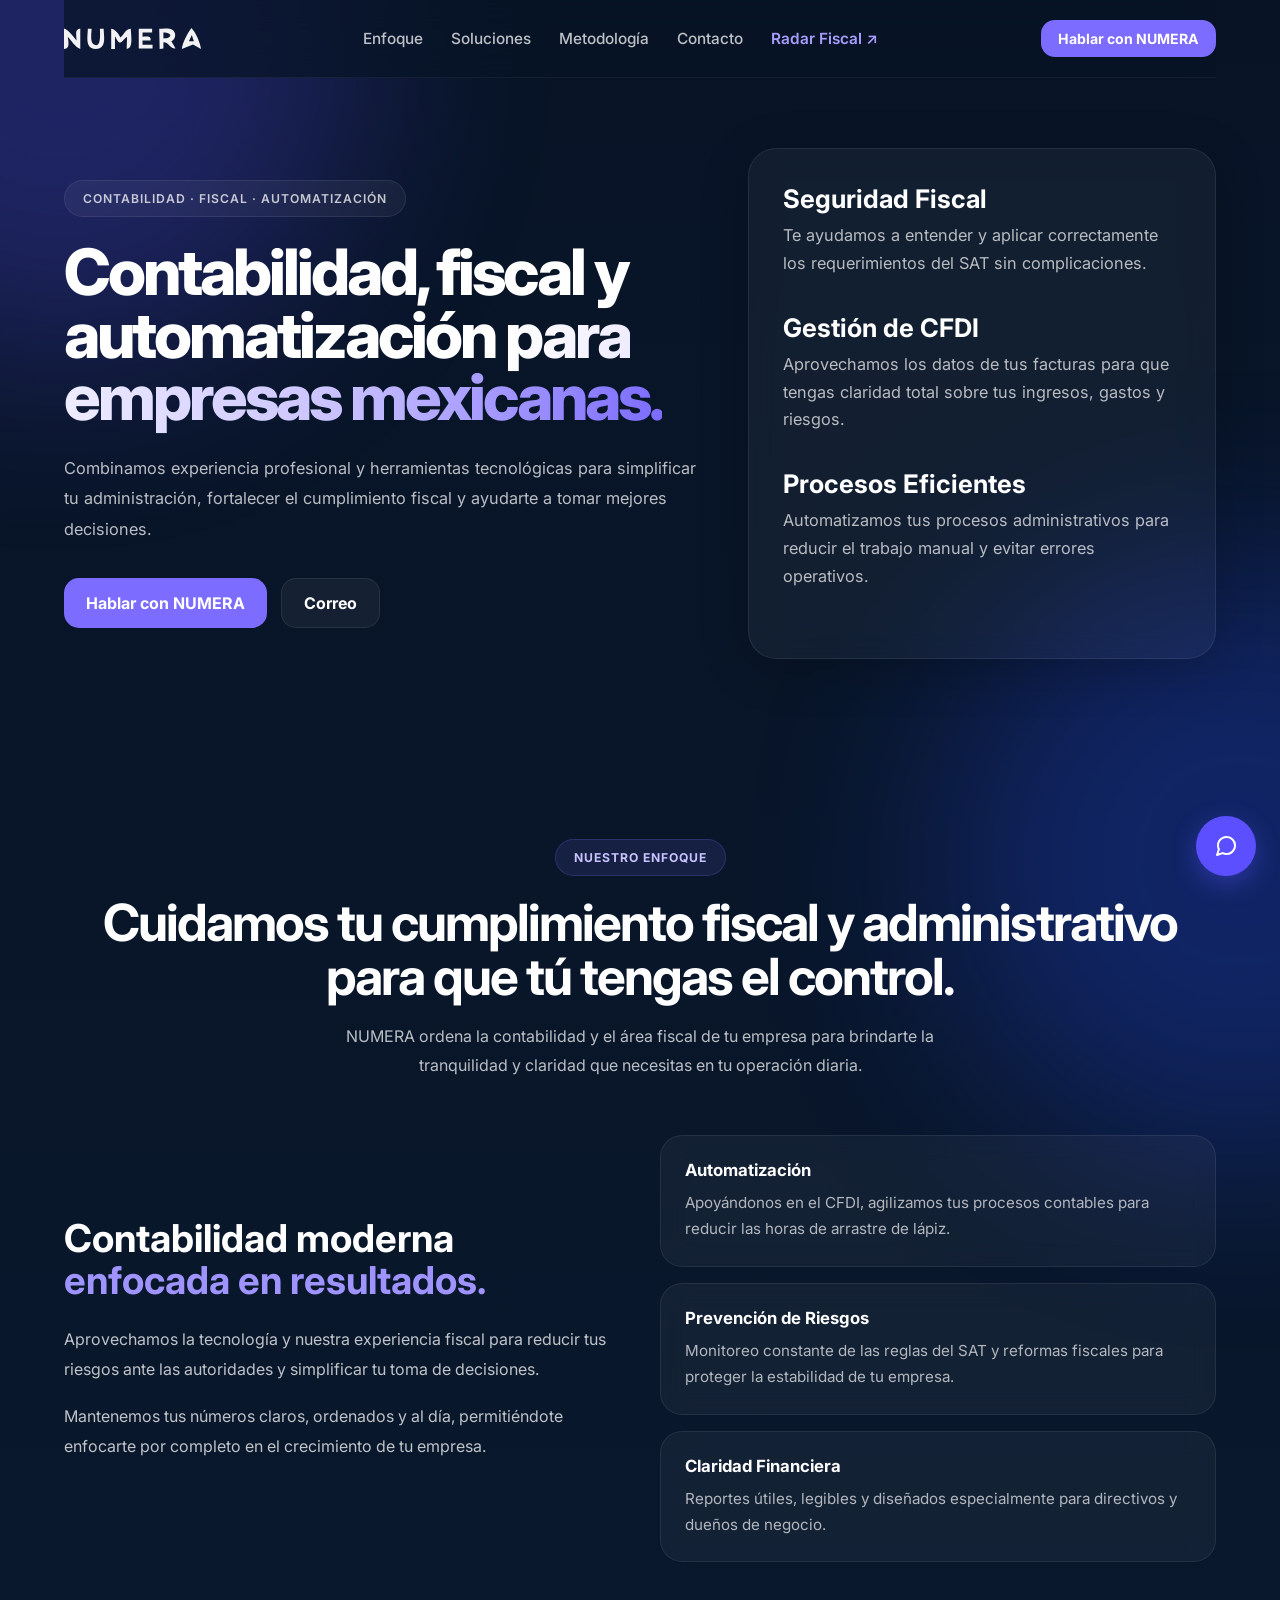
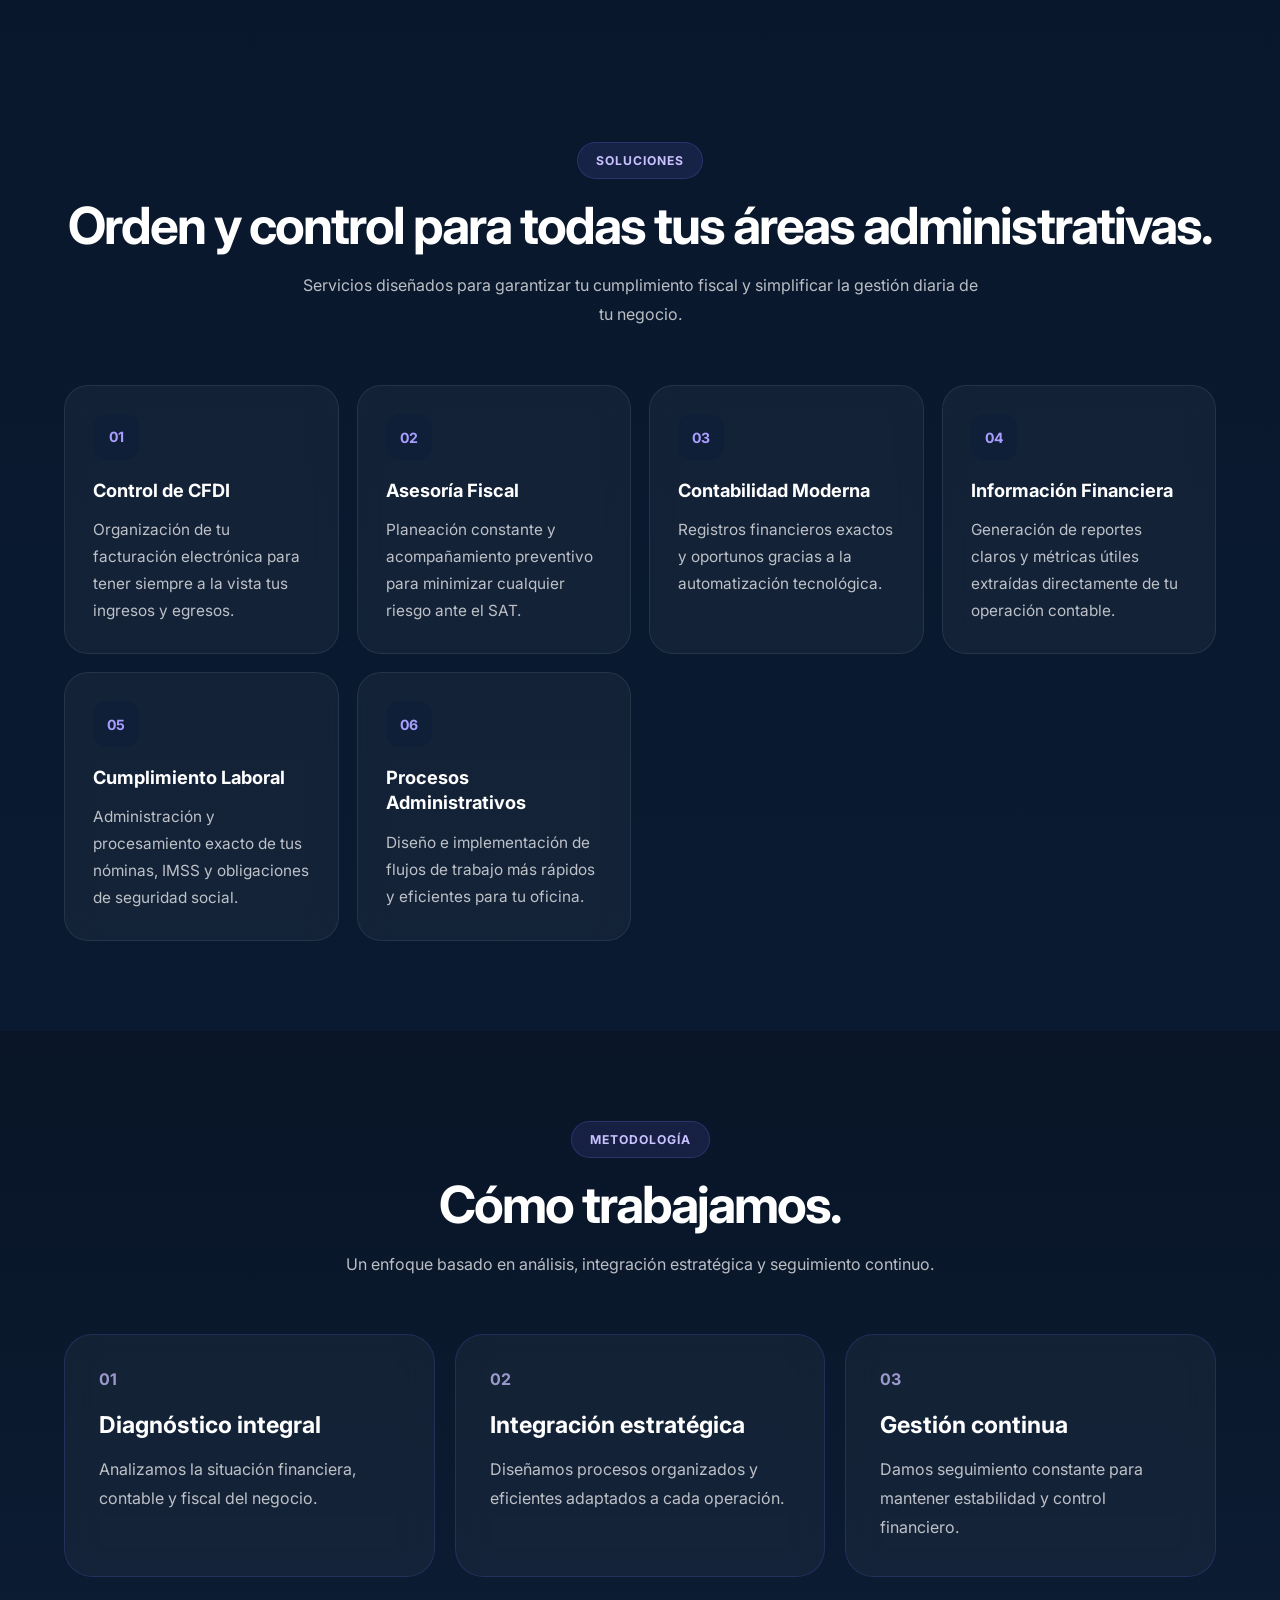
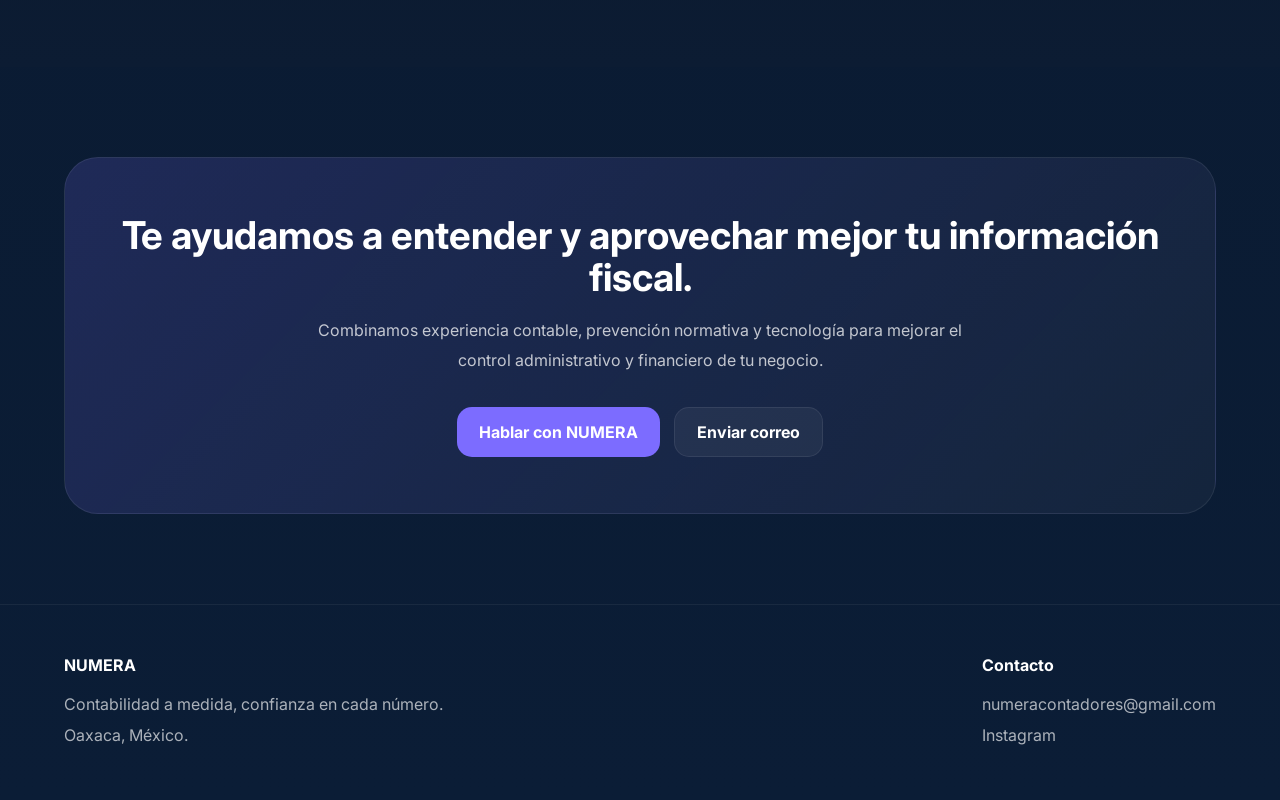
<file: index.html>
<!DOCTYPE html>
<html lang="es">

<head>

<meta charset="UTF-8" />
<meta name="viewport" content="width=device-width, initial-scale=1.0"/>

<title>NUMERA | Contabilidad, Fiscal y Automatización</title>
<meta property="og:title" content="NUMERA | Contabilidad, Fiscal y Automatización">
<meta property="og:description" content="Te ayudamos a entender y aprovechar mejor tu información fiscal. Servicios de contabilidad, fiscal y automatización para empresas mexicanas.">
<meta property="og:image" content="https://servicios-contables-numera.github.io/numera/assets/logos/og-image.jpg">
<meta property="og:url" content="https://servicios-contables-numera.github.io/numera/">
<meta property="og:type" content="website">

<meta name="twitter:card" content="summary_large_image">
<meta name="twitter:title" content="NUMERA | Contabilidad, Fiscal y Automatización">
<meta name="twitter:description" content="Te ayudamos a entender y aprovechar mejor tu información fiscal. Servicios de contabilidad, fiscal y automatización para empresas mexicanas.">
<meta name="twitter:image" content="https://servicios-contables-numera.github.io/numera/assets/logos/og-image.jpg">
<meta
name="description"
content="Te ayudamos a entender y aprovechar mejor tu información fiscal. Servicios de contabilidad, fiscal y automatización para empresas mexicanas."/>

<link rel="preconnect" href="https://fonts.googleapis.com">
<link rel="preconnect" href="https://fonts.gstatic.com" crossorigin>

<link
href="https://fonts.googleapis.com/css2?family=Inter:wght@300;400;500;600;700;800&display=swap"
rel="stylesheet">

<link rel="stylesheet" href="assets/css/base.css">
<link rel="stylesheet" href="assets/css/layout.css">
<link rel="stylesheet" href="assets/css/components.css">
<link rel="stylesheet" href="assets/css/animations.css">

</head>

<body>

<div class="glow glow1"></div>
<div class="glow glow2"></div>

<div class="container">

<nav>

<div class="logo">

<img
src="assets/logos/02.LETRAS_NUMERA.svg"
alt="NUMERA">

</div>

<div class="nav-links">

<a href="#quienes">
Enfoque
</a>

<a href="#servicios">
Soluciones
</a>

<a href="#metodologia">
Metodología
</a>

<a href="contacto/">
Contacto
</a>

<a href="radar/" style="color:#A99EFF;font-weight:600;">
Radar Fiscal ↗
</a>

</div>

<div class="nav-actions" style="display: flex; align-items: center; gap: 12px;">

<a
href="https://wa.me/529514018492?text=Hola.%0A%0AEstoy%20interesado%20en%20conocer%20m%C3%A1s%20sobre%20los%20servicios%20de%20contabilidad%2C%20fiscal%20y%20automatizaci%C3%B3n%20de%20NUMERA.%0A%0A%C2%BFPodr%C3%ADan%20orientarme%3F%0A%0AGracias."
target="_blank"
class="nav-btn">
Hablar con NUMERA
</a>

<button class="hamburger" aria-label="Abrir menú" aria-expanded="false" id="mobile-menu-btn">
  <svg viewBox="0 0 24 24" width="24" height="24" stroke="currentColor" stroke-width="2" fill="none" stroke-linecap="round" stroke-linejoin="round" class="icon-menu"><line x1="3" y1="12" x2="21" y2="12"></line><line x1="3" y1="6" x2="21" y2="6"></line><line x1="3" y1="18" x2="21" y2="18"></line></svg>
  <svg viewBox="0 0 24 24" width="24" height="24" stroke="currentColor" stroke-width="2" fill="none" stroke-linecap="round" stroke-linejoin="round" class="icon-close" style="display:none;"><line x1="18" y1="6" x2="6" y2="18"></line><line x1="6" y1="6" x2="18" y2="18"></line></svg>
</button>

</div>

</nav>

</div>

<!-- HERO -->

<section class="hero fade">

<div class="container">

<div class="hero-grid">

<div>

<div class="hero-badge">

CONTABILIDAD · FISCAL · AUTOMATIZACIÓN

</div>

<h1>

Contabilidad, fiscal y automatización
<span class="hero-gradient">
para empresas mexicanas.
</span>

</h1>

<p>

Combinamos experiencia profesional y herramientas tecnológicas para simplificar tu administración, fortalecer el cumplimiento fiscal y ayudarte a tomar mejores decisiones.

</p>

<div class="buttons">

<a
href="https://wa.me/529514018492?text=Hola.%0A%0AEstoy%20interesado%20en%20conocer%20m%C3%A1s%20sobre%20los%20servicios%20de%20contabilidad%2C%20fiscal%20y%20automatizaci%C3%B3n%20de%20NUMERA.%0A%0A%C2%BFPodr%C3%ADan%20orientarme%3F%0A%0AGracias."
target="_blank"
class="btn btn-primary">

Hablar con NUMERA

</a>

<a
href="mailto:numeracontadores@gmail.com?subject=Solicitud%20de%20informaci%C3%B3n&body=Hola%20equipo%20NUMERA.%0D%0A%0D%0AMe%20gustar%C3%ADa%20recibir%20informaci%C3%B3n%20sobre%20sus%20servicios.%0D%0A%0D%0ANombre%3A%0D%0AEmpresa%3A%0D%0ATel%C3%A9fono%3A%0D%0A%0D%0AComentarios%20o%20necesidad%20espec%C3%ADfica%3A%0D%0A%0D%0AQuedo%20atento%20a%20sus%20comentarios.%0D%0A%0D%0ASaludos."
class="btn btn-secondary">

Correo

</a>

</div>

</div>

<div class="hero-side">

<div class="metric">

<h3>
Seguridad Fiscal
</h3>

<p>
Te ayudamos a entender y aplicar correctamente los requerimientos del SAT sin complicaciones.
</p>

</div>

<div class="metric">

<h3>
Gestión de CFDI
</h3>

<p>
Aprovechamos los datos de tus facturas para que tengas claridad total sobre tus ingresos, gastos y riesgos.
</p>

</div>

<div class="metric">

<h3>
Procesos Eficientes
</h3>

<p>
Automatizamos tus procesos administrativos para reducir el trabajo manual y evitar errores operativos.
</p>

</div>

</div>

</div>

</div>

</section>

<!-- QUIENES SOMOS -->

<section class="section fade" id="quienes">

<div class="container">

<div class="section-title">

<span>
NUESTRO ENFOQUE
</span>

<h2>
Cuidamos tu cumplimiento fiscal y administrativo para que tú tengas el control.
</h2>

<p>

NUMERA ordena la contabilidad y el área fiscal de tu empresa
para brindarte la tranquilidad y claridad que necesitas en tu operación diaria.

</p>

</div>

<div class="about-grid">

<div class="about-text">

<h3>

Contabilidad moderna
<span>
enfocada en resultados.
</span>

</h3>

<p>

Aprovechamos la tecnología y nuestra experiencia fiscal para
reducir tus riesgos ante las autoridades y simplificar tu toma de decisiones.

</p>

<p>

Mantenemos tus números claros, ordenados y al día, permitiéndote enfocarte por completo en el crecimiento de tu empresa.

</p>

</div>

<div class="about-cards">

<div class="about-card">

<h4>
Automatización
</h4>

<p>
Apoyándonos en el CFDI, agilizamos tus procesos contables para reducir las horas de arrastre de lápiz.
</p>

</div>

<div class="about-card">

<h4>
Prevención de Riesgos
</h4>

<p>
Monitoreo constante de las reglas del SAT y reformas fiscales para proteger la estabilidad de tu empresa.
</p>

</div>

<div class="about-card">

<h4>
Claridad Financiera
</h4>

<p>
Reportes útiles, legibles y diseñados especialmente para directivos y dueños de negocio.
</p>

</div>

</div>

</div>

</div>

</section>

<!-- SERVICIOS -->

<section class="section fade" id="servicios">

<div class="container">

<div class="section-title">

<span>
SOLUCIONES
</span>

<h2>
Orden y control para todas tus áreas administrativas.
</h2>

<p>

Servicios diseñados para garantizar tu cumplimiento
fiscal y simplificar la gestión diaria de tu negocio.

</p>

</div>

<div class="services">

<div class="service-card">

<div class="service-icon">
01
</div>

<h3>
Control de CFDI
</h3>

<p>
Organización de tu facturación electrónica para tener siempre a la vista tus ingresos y egresos.
</p>

</div>

<div class="service-card">

<div class="service-icon">
02
</div>

<h3>
Asesoría Fiscal
</h3>

<p>
Planeación constante y acompañamiento preventivo para minimizar cualquier riesgo ante el SAT.
</p>

</div>

<div class="service-card">

<div class="service-icon">
03
</div>

<h3>
Contabilidad Moderna
</h3>

<p>
Registros financieros exactos y oportunos gracias a la automatización tecnológica.
</p>

</div>

<div class="service-card">

<div class="service-icon">
04
</div>

<h3>
Información Financiera
</h3>

<p>
Generación de reportes claros y métricas útiles extraídas directamente de tu operación contable.
</p>

</div>

<div class="service-card">

<div class="service-icon">
05
</div>

<h3>
Cumplimiento Laboral
</h3>

<p>
Administración y procesamiento exacto de tus nóminas, IMSS y obligaciones de seguridad social.
</p>

</div>

<div class="service-card">

<div class="service-icon">
06
</div>

<h3>
Procesos Administrativos
</h3>

<p>
Diseño e implementación de flujos de trabajo más rápidos y eficientes para tu oficina.
</p>

</div>

</div>

</div>

</section>

<!-- METODO -->

<section class="section dark-section fade" id="metodologia">

<div class="container">

<div class="section-title">

<span>
METODOLOGÍA
</span>

<h2>
Cómo trabajamos.
</h2>

<p>

Un enfoque basado en análisis,
integración estratégica y seguimiento continuo.

</p>

</div>

<div class="metodo-grid">

<div class="metodo-card">

<div class="metodo-numero">
01
</div>

<h3>
Diagnóstico integral
</h3>

<p>
Analizamos la situación financiera, contable y fiscal del negocio.
</p>

</div>

<div class="metodo-card">

<div class="metodo-numero">
02
</div>

<h3>
Integración estratégica
</h3>

<p>
Diseñamos procesos organizados y eficientes adaptados a cada operación.
</p>

</div>

<div class="metodo-card">

<div class="metodo-numero">
03
</div>

<h3>
Gestión continua
</h3>

<p>
Damos seguimiento constante para mantener estabilidad y control financiero.
</p>

</div>

</div>

</div>

</section>

<!-- CONTACTO -->

<section class="section fade" id="contacto">

<div class="container">

<div class="contact-box">

<h2>

Te ayudamos a entender y aprovechar mejor tu información fiscal.

</h2>

<p>

Combinamos experiencia contable, prevención normativa y
tecnología para mejorar el control administrativo y
financiero de tu negocio.

</p>

<div
class="buttons"
style="justify-content:center;">

<a
class="btn btn-primary"
href="https://wa.me/529514018492?text=Hola.%0A%0AEstoy%20interesado%20en%20conocer%20m%C3%A1s%20sobre%20los%20servicios%20de%20contabilidad%2C%20fiscal%20y%20automatizaci%C3%B3n%20de%20NUMERA.%0A%0A%C2%BFPodr%C3%ADan%20orientarme%3F%0A%0AGracias."
target="_blank">

Hablar con NUMERA

</a>

<a
class="btn btn-secondary"
href="mailto:numeracontadores@gmail.com?subject=Solicitud%20de%20informaci%C3%B3n&body=Hola%20equipo%20NUMERA.%0D%0A%0D%0AMe%20gustar%C3%ADa%20recibir%20informaci%C3%B3n%20sobre%20sus%20servicios.%0D%0A%0D%0ANombre%3A%0D%0AEmpresa%3A%0D%0ATel%C3%A9fono%3A%0D%0A%0D%0AComentarios%20o%20necesidad%20espec%C3%ADfica%3A%0D%0A%0D%0AQuedo%20atento%20a%20sus%20comentarios.%0D%0A%0D%0ASaludos.">

Enviar correo

</a>

</div>

</div>

</div>

</section>

<!-- FOOTER -->

<footer>

<div class="container">

<div class="footer">

<div>

<h4>
NUMERA
</h4>

<p>

Contabilidad a medida, confianza en cada número.<br>
Oaxaca, México.

</p>

</div>

<div>

<h4>
Contacto
</h4>

<p>

<a href="mailto:numeracontadores@gmail.com">
numeracontadores@gmail.com
</a>

</p>

<p>

<a
href="https://instagram.com/numera_contadores"
target="_blank">

Instagram

</a>

</p>

</div>

</div>

</div>

</footer>

<div class="fab-wrapper">
  <div class="fab-menu">
    <a href="mailto:numeracontadores@gmail.com?subject=Solicitud%20de%20informaci%C3%B3n&body=Hola%20equipo%20NUMERA.%0D%0A%0D%0AMe%20gustar%C3%ADa%20recibir%20informaci%C3%B3n%20sobre%20sus%20servicios.%0D%0A%0D%0ANombre%3A%0D%0AEmpresa%3A%0D%0ATel%C3%A9fono%3A%0D%0A%0D%0AComentarios%20o%20necesidad%20espec%C3%ADfica%3A%0D%0A%0D%0AQuedo%20atento%20a%20sus%20comentarios.%0D%0A%0D%0ASaludos." class="fab-item mail" aria-label="Correo">
      <svg xmlns="http://www.w3.org/2000/svg" width="20" height="20" viewBox="0 0 24 24" fill="none" stroke="currentColor" stroke-width="2" stroke-linecap="round" stroke-linejoin="round"><rect width="20" height="16" x="2" y="4" rx="2"/><path d="m22 7-8.97 5.7a1.94 1.94 0 0 1-2.06 0L2 7"/></svg>
    </a>
    <a href="https://wa.me/529514018492?text=Hola.%0A%0AEstoy%20interesado%20en%20conocer%20m%C3%A1s%20sobre%20los%20servicios%20de%20contabilidad%2C%20fiscal%20y%20automatizaci%C3%B3n%20de%20NUMERA.%0A%0A%C2%BFPodr%C3%ADan%20orientarme%3F%0A%0AGracias." class="fab-item whatsapp" target="_blank" aria-label="WhatsApp">
      <svg xmlns="http://www.w3.org/2000/svg" width="20" height="20" viewBox="0 0 24 24" fill="none" stroke="currentColor" stroke-width="2" stroke-linecap="round" stroke-linejoin="round"><path d="M7.9 20A9 9 0 1 0 4 16.1L2 22Z"/></svg>
    </a>
    <a href="contacto/" class="fab-item contact" aria-label="Hablar con NUMERA">
      <svg xmlns="http://www.w3.org/2000/svg" width="20" height="20" viewBox="0 0 24 24" fill="none" stroke="currentColor" stroke-width="2" stroke-linecap="round" stroke-linejoin="round"><path d="M16 21v-2a4 4 0 0 0-4-4H6a4 4 0 0 0-4 4v2"/><circle cx="9" cy="7" r="4"/><path d="M22 21v-2a4 4 0 0 0-3-3.87"/><path d="M16 3.13a4 4 0 0 1 0 7.75"/></svg>
    </a>
  </div>
  <button class="fab-toggle" aria-label="Opciones de contacto" id="fab-toggle-btn">
    <svg viewBox="0 0 24 24" width="24" height="24" stroke="currentColor" stroke-width="2" fill="none" stroke-linecap="round" stroke-linejoin="round" class="icon-chat"><path d="M21 11.5a8.38 8.38 0 0 1-.9 3.8 8.5 8.5 0 0 1-7.6 4.7 8.38 8.38 0 0 1-3.8-.9L3 21l1.9-5.7a8.38 8.38 0 0 1-.9-3.8 8.5 8.5 0 0 1 4.7-7.6 8.38 8.38 0 0 1 3.8-.9h.5a8.48 8.48 0 0 1 8 8v.5z"></path></svg>
    <svg viewBox="0 0 24 24" width="24" height="24" stroke="currentColor" stroke-width="2" fill="none" stroke-linecap="round" stroke-linejoin="round" class="icon-close" style="display:none;"><line x1="18" y1="6" x2="6" y2="18"></line><line x1="6" y1="6" x2="18" y2="18"></line></svg>
  </button>
</div>

<script defer src="assets/js/main.js"></script>

</body>

</html>
</file>
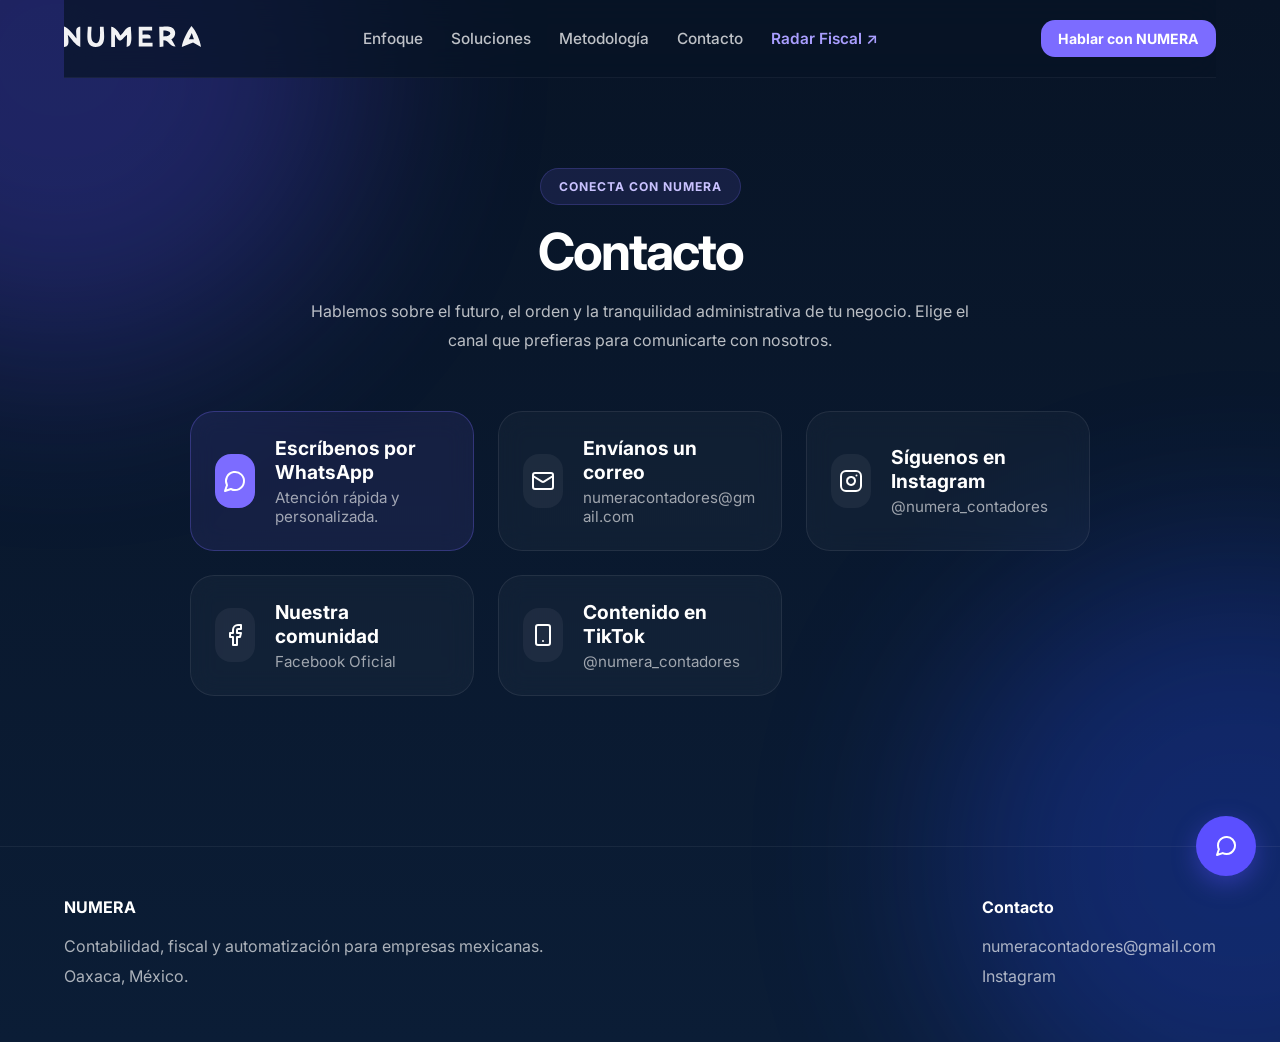
<file: contacto/index.html>
<!DOCTYPE html>
<html lang="es">
<head>
  <meta charset="UTF-8">
  <meta name="viewport" content="width=device-width, initial-scale=1.0">
  <title>Contacto | NUMERA - Contabilidad, Fiscal y Automatización</title>
  <meta property="og:title" content="Contacto | NUMERA">
  <meta property="og:description" content="Hablemos sobre el futuro, el orden y la tranquilidad administrativa de tu negocio. Contacta con NUMERA.">
  <meta property="og:image" content="https://servicios-contables-numera.github.io/numera/assets/logos/og-image.jpg">
  <meta property="og:url" content="https://servicios-contables-numera.github.io/numera/contacto/">
  <meta property="og:type" content="website">

  <meta name="twitter:card" content="summary_large_image">
  <meta name="twitter:title" content="Contacto | NUMERA">
  <meta name="twitter:description" content="Hablemos sobre el futuro, el orden y la tranquilidad administrativa de tu negocio. Contacta con NUMERA.">
  <meta name="twitter:image" content="https://servicios-contables-numera.github.io/numera/assets/logos/og-image.jpg">
  <link rel="preconnect" href="https://fonts.googleapis.com">
  <link rel="preconnect" href="https://fonts.gstatic.com" crossorigin>
  <link href="https://fonts.googleapis.com/css2?family=Inter:wght@300;400;500;600;700;800&display=swap" rel="stylesheet">
  
  <link rel="stylesheet" href="../assets/css/base.css">
  <link rel="stylesheet" href="../assets/css/layout.css">
  <link rel="stylesheet" href="../assets/css/components.css">
  <link rel="stylesheet" href="../assets/css/animations.css">
</head>
<body>

  <div class="glow glow1"></div>
  <div class="glow glow2"></div>

  <div class="container">
    <nav>
      <div class="logo">
        <a href="../">
          <img src="../assets/logos/02.LETRAS_NUMERA.svg" alt="NUMERA">
        </a>
      </div>
      <div class="nav-links">
        <a href="../#quienes">Enfoque</a>
        <a href="../#servicios">Soluciones</a>
        <a href="../#metodologia">Metodología</a>
        <a href="../contacto/">Contacto</a>
        <a href="../radar/" style="color:#A99EFF;font-weight:600;">Radar Fiscal ↗</a>
      </div>
      <div class="nav-actions" style="display: flex; align-items: center; gap: 12px;">
        <a href="https://wa.me/529514018492?text=Hola.%0A%0AEstoy%20interesado%20en%20conocer%20m%C3%A1s%20sobre%20los%20servicios%20de%20contabilidad%2C%20fiscal%20y%20automatizaci%C3%B3n%20de%20NUMERA.%0A%0A%C2%BFPodr%C3%ADan%20orientarme%3F%0A%0AGracias." target="_blank" class="nav-btn">Hablar con NUMERA</a>
        <button class="hamburger" aria-label="Abrir menú" aria-expanded="false" id="mobile-menu-btn">
          <svg viewBox="0 0 24 24" width="24" height="24" stroke="currentColor" stroke-width="2" fill="none" stroke-linecap="round" stroke-linejoin="round" class="icon-menu"><line x1="3" y1="12" x2="21" y2="12"></line><line x1="3" y1="6" x2="21" y2="6"></line><line x1="3" y1="18" x2="21" y2="18"></line></svg>
          <svg viewBox="0 0 24 24" width="24" height="24" stroke="currentColor" stroke-width="2" fill="none" stroke-linecap="round" stroke-linejoin="round" class="icon-close" style="display:none;"><line x1="18" y1="6" x2="6" y2="18"></line><line x1="6" y1="6" x2="18" y2="18"></line></svg>
        </button>
      </div>
    </nav>
  </div>

  <section class="section fade">
    <div class="container">
      <div class="section-title">
        <span>CONECTA CON NUMERA</span>
        <h2>Contacto</h2>
        <p>Hablemos sobre el futuro, el orden y la tranquilidad administrativa de tu negocio. Elige el canal que prefieras para comunicarte con nosotros.</p>
      </div>

      <div class="contact-hub-grid">
        
        <!-- WHATSAPP -->
        <a href="https://wa.me/529514018492?text=Hola.%0A%0AEstoy%20interesado%20en%20conocer%20m%C3%A1s%20sobre%20los%20servicios%20de%20contabilidad%2C%20fiscal%20y%20automatizaci%C3%B3n%20de%20NUMERA.%0A%0A%C2%BFPodr%C3%ADan%20orientarme%3F%0A%0AGracias." target="_blank" class="contact-card primary">
          <div class="contact-icon">
            <svg xmlns="http://www.w3.org/2000/svg" viewBox="0 0 24 24"><path d="M7.9 20A9 9 0 1 0 4 16.1L2 22Z"/></svg>
          </div>
          <div class="contact-details">
            <h3>Escríbenos por WhatsApp</h3>
            <p>Atención rápida y personalizada.</p>
          </div>
        </a>

        <!-- CORREO -->
        <a href="mailto:numeracontadores@gmail.com?subject=Solicitud%20de%20informaci%C3%B3n&body=Hola%20equipo%20NUMERA.%0D%0A%0D%0AMe%20gustar%C3%ADa%20recibir%20informaci%C3%B3n%20sobre%20sus%20servicios.%0D%0A%0D%0ANombre%3A%0D%0AEmpresa%3A%0D%0ATel%C3%A9fono%3A%0D%0A%0D%0AComentarios%20o%20necesidad%20espec%C3%ADfica%3A%0D%0A%0D%0AQuedo%20atento%20a%20sus%20comentarios.%0D%0A%0D%0ASaludos." class="contact-card">
          <div class="contact-icon">
            <svg xmlns="http://www.w3.org/2000/svg" viewBox="0 0 24 24"><rect width="20" height="16" x="2" y="4" rx="2"/><path d="m22 7-8.97 5.7a1.94 1.94 0 0 1-2.06 0L2 7"/></svg>
          </div>
          <div class="contact-details">
            <h3>Envíanos un correo</h3>
            <p>numeracontadores@gmail.com</p>
          </div>
        </a>

        <!-- INSTAGRAM -->
        <a href="https://www.instagram.com/numera_contadores" target="_blank" class="contact-card">
          <div class="contact-icon">
            <svg xmlns="http://www.w3.org/2000/svg" viewBox="0 0 24 24"><rect width="20" height="20" x="2" y="2" rx="5" ry="5"/><path d="M16 11.37A4 4 0 1 1 12.63 8 4 4 0 0 1 16 11.37z"/><line x1="17.5" x2="17.51" y1="6.5" y2="6.5"/></svg>
          </div>
          <div class="contact-details">
            <h3>Síguenos en Instagram</h3>
            <p>@numera_contadores</p>
          </div>
        </a>

        <!-- FACEBOOK -->
        <a href="https://www.facebook.com/profile.php?id=61578624750086" target="_blank" class="contact-card">
          <div class="contact-icon">
            <svg xmlns="http://www.w3.org/2000/svg" viewBox="0 0 24 24"><path d="M18 2h-3a5 5 0 0 0-5 5v3H7v4h3v8h4v-8h3l1-4h-4V7a1 1 0 0 1 1-1h3z"/></svg>
          </div>
          <div class="contact-details">
            <h3>Nuestra comunidad</h3>
            <p>Facebook Oficial</p>
          </div>
        </a>

        <!-- TIKTOK -->
        <a href="https://www.tiktok.com/@numera_contadores" target="_blank" class="contact-card">
          <div class="contact-icon">
            <svg xmlns="http://www.w3.org/2000/svg" viewBox="0 0 24 24"><rect width="14" height="20" x="5" y="2" rx="2" ry="2"/><path d="M12 18h.01"/></svg>
          </div>
          <div class="contact-details">
            <h3>Contenido en TikTok</h3>
            <p>@numera_contadores</p>
          </div>
        </a>

      </div>
    </div>
  </section>

  <footer>
    <div class="container">
      <div class="footer">
        <div>
          <h4>NUMERA</h4>
          <p>Contabilidad, fiscal y automatización para empresas mexicanas.<br>Oaxaca, México.</p>
        </div>
        <div>
          <h4>Contacto</h4>
          <p><a href="mailto:numeracontadores@gmail.com?subject=Solicitud%20de%20informaci%C3%B3n&body=Hola%20equipo%20NUMERA.%0D%0A%0D%0AMe%20gustar%C3%ADa%20recibir%20informaci%C3%B3n%20sobre%20sus%20servicios.%0D%0A%0D%0ANombre%3A%0D%0AEmpresa%3A%0D%0ATel%C3%A9fono%3A%0D%0A%0D%0AComentarios%20o%20necesidad%20espec%C3%ADfica%3A%0D%0A%0D%0AQuedo%20atento%20a%20sus%20comentarios.%0D%0A%0D%0ASaludos.">numeracontadores@gmail.com</a></p>
          <p><a href="https://instagram.com/numera_contadores" target="_blank">Instagram</a></p>
        </div>
      </div>
    </div>
  </footer>

  <div class="fab-wrapper">
    <div class="fab-menu">
      <a href="mailto:numeracontadores@gmail.com?subject=Solicitud%20de%20informaci%C3%B3n&body=Hola%20equipo%20NUMERA.%0D%0A%0D%0AMe%20gustar%C3%ADa%20recibir%20informaci%C3%B3n%20sobre%20sus%20servicios.%0D%0A%0D%0ANombre%3A%0D%0AEmpresa%3A%0D%0ATel%C3%A9fono%3A%0D%0A%0D%0AComentarios%20o%20necesidad%20espec%C3%ADfica%3A%0D%0A%0D%0AQuedo%20atento%20a%20sus%20comentarios.%0D%0A%0D%0ASaludos." class="fab-item mail" aria-label="Correo">
        <svg xmlns="http://www.w3.org/2000/svg" width="20" height="20" viewBox="0 0 24 24" fill="none" stroke="currentColor" stroke-width="2" stroke-linecap="round" stroke-linejoin="round"><rect width="20" height="16" x="2" y="4" rx="2"/><path d="m22 7-8.97 5.7a1.94 1.94 0 0 1-2.06 0L2 7"/></svg>
      </a>
      <a href="https://wa.me/529514018492?text=Hola.%0A%0AEstoy%20interesado%20en%20conocer%20m%C3%A1s%20sobre%20los%20servicios%20de%20contabilidad%2C%20fiscal%20y%20automatizaci%C3%B3n%20de%20NUMERA.%0A%0A%C2%BFPodr%C3%ADan%20orientarme%3F%0A%0AGracias." class="fab-item whatsapp" target="_blank" aria-label="WhatsApp">
        <svg xmlns="http://www.w3.org/2000/svg" width="20" height="20" viewBox="0 0 24 24" fill="none" stroke="currentColor" stroke-width="2" stroke-linecap="round" stroke-linejoin="round"><path d="M7.9 20A9 9 0 1 0 4 16.1L2 22Z"/></svg>
      </a>
      <a href="../contacto/" class="fab-item contact" aria-label="Hablar con NUMERA">
        <svg xmlns="http://www.w3.org/2000/svg" width="20" height="20" viewBox="0 0 24 24" fill="none" stroke="currentColor" stroke-width="2" stroke-linecap="round" stroke-linejoin="round"><path d="M16 21v-2a4 4 0 0 0-4-4H6a4 4 0 0 0-4 4v2"/><circle cx="9" cy="7" r="4"/><path d="M22 21v-2a4 4 0 0 0-3-3.87"/><path d="M16 3.13a4 4 0 0 1 0 7.75"/></svg>
      </a>
    </div>
    <button class="fab-toggle" aria-label="Opciones de contacto" id="fab-toggle-btn">
      <svg viewBox="0 0 24 24" width="24" height="24" stroke="currentColor" stroke-width="2" fill="none" stroke-linecap="round" stroke-linejoin="round" class="icon-chat"><path d="M21 11.5a8.38 8.38 0 0 1-.9 3.8 8.5 8.5 0 0 1-7.6 4.7 8.38 8.38 0 0 1-3.8-.9L3 21l1.9-5.7a8.38 8.38 0 0 1-.9-3.8 8.5 8.5 0 0 1 4.7-7.6 8.38 8.38 0 0 1 3.8-.9h.5a8.48 8.48 0 0 1 8 8v.5z"></path></svg>
      <svg viewBox="0 0 24 24" width="24" height="24" stroke="currentColor" stroke-width="2" fill="none" stroke-linecap="round" stroke-linejoin="round" class="icon-close" style="display:none;"><line x1="18" y1="6" x2="6" y2="18"></line><line x1="6" y1="6" x2="18" y2="18"></line></svg>
    </button>
  </div>

  <script defer src="../assets/js/main.js"></script>
</body>
</html>
</file>
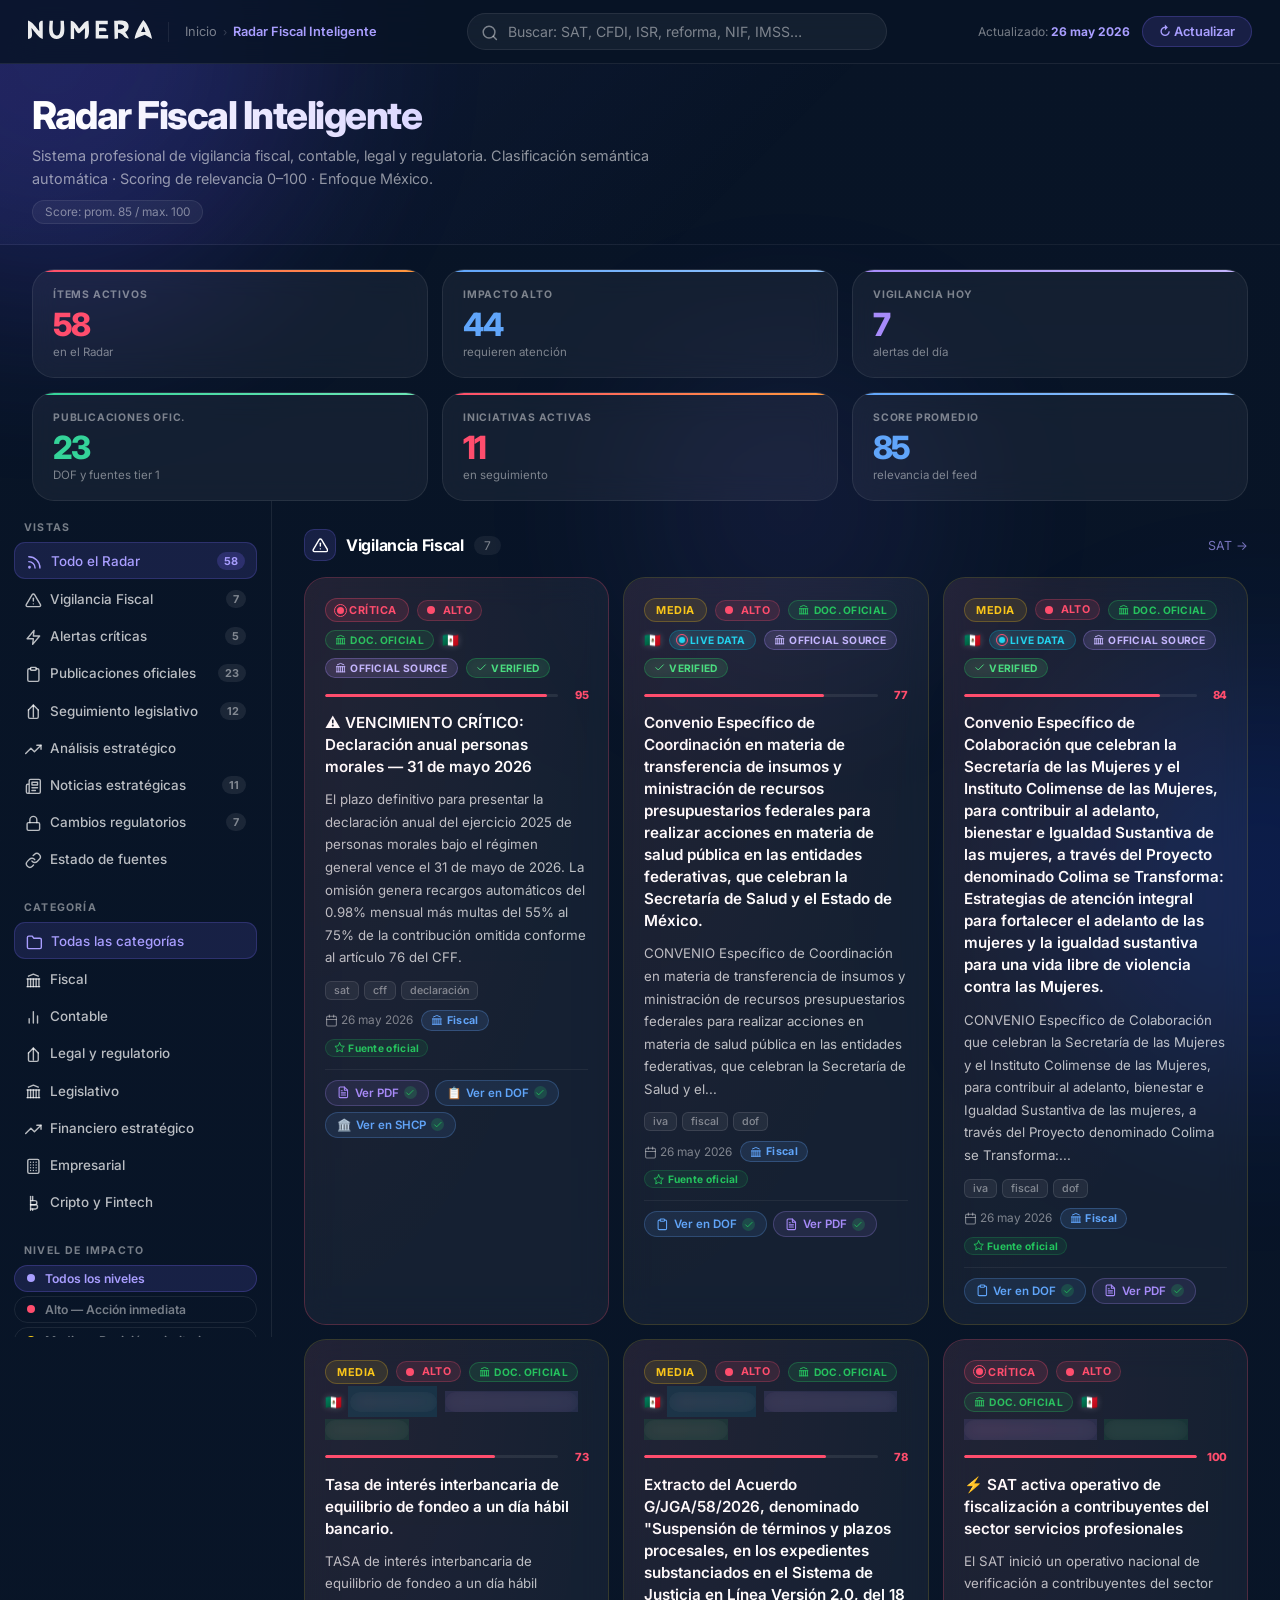
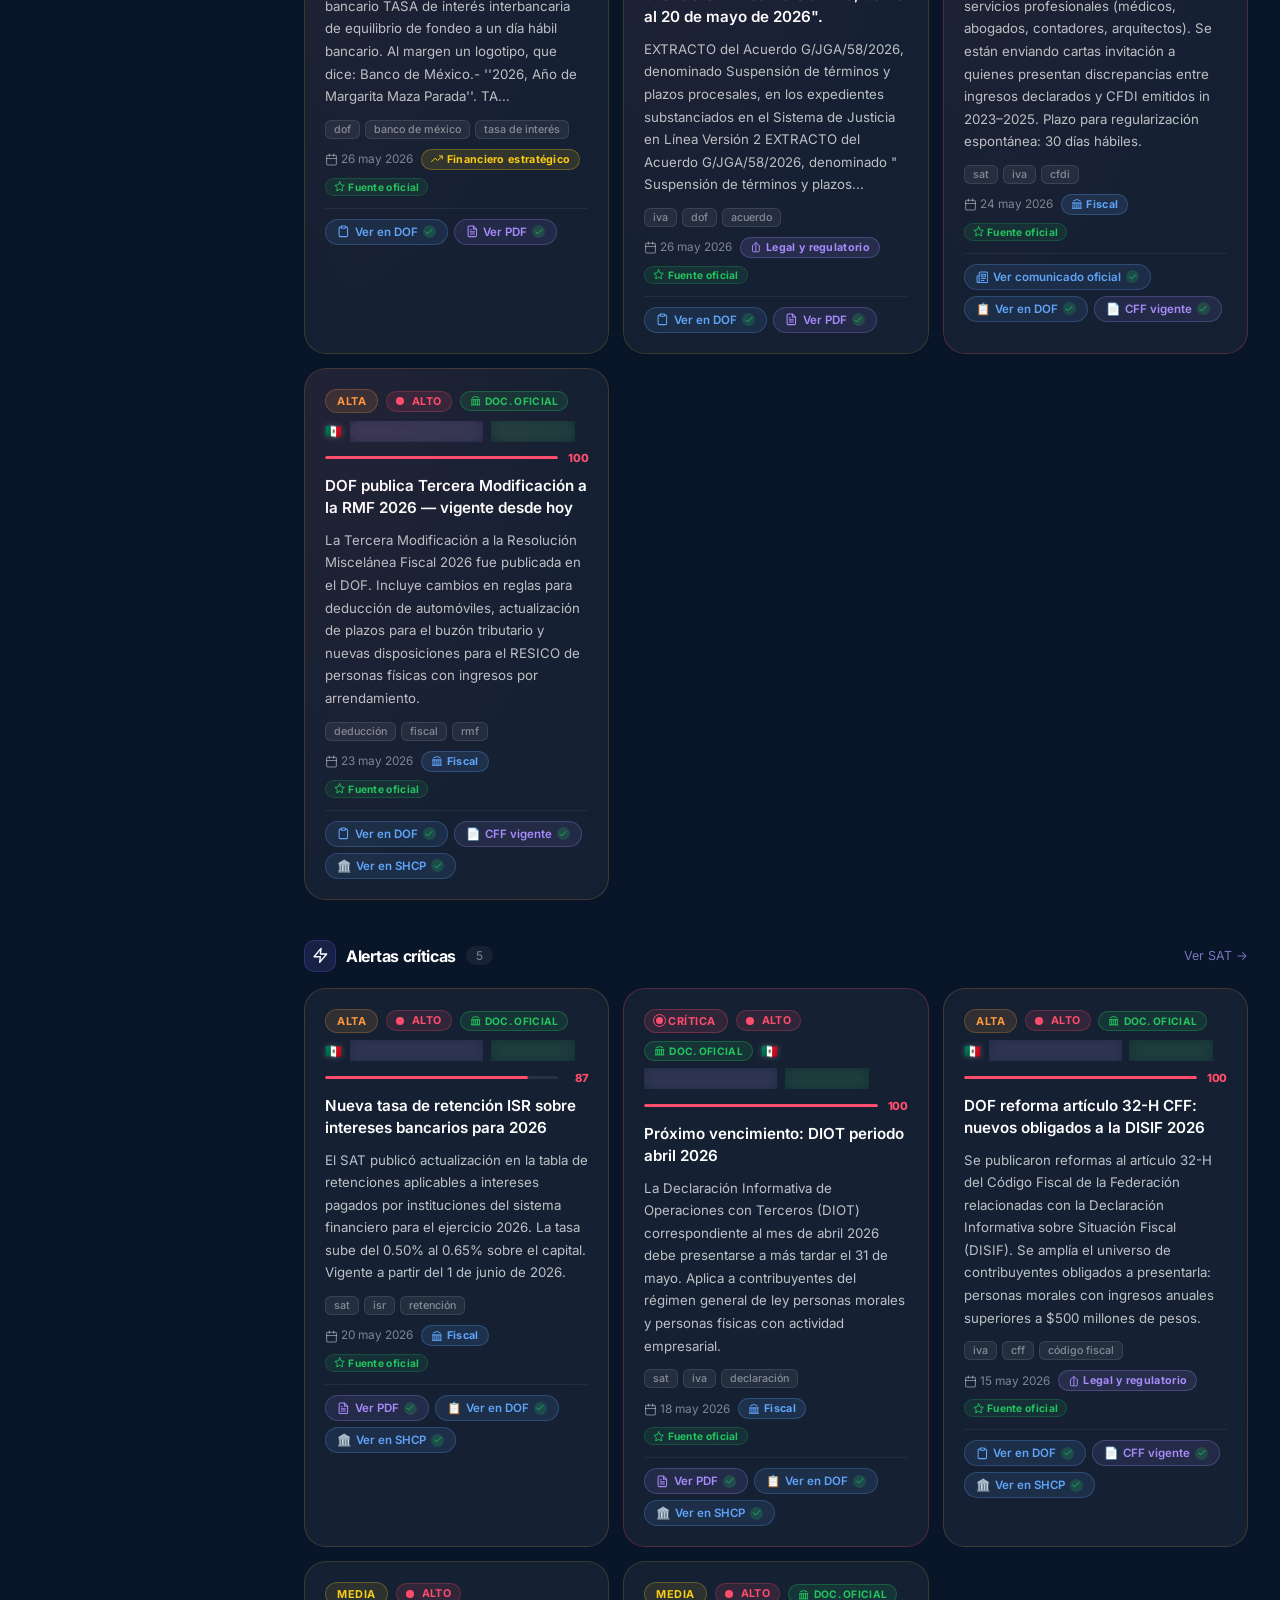
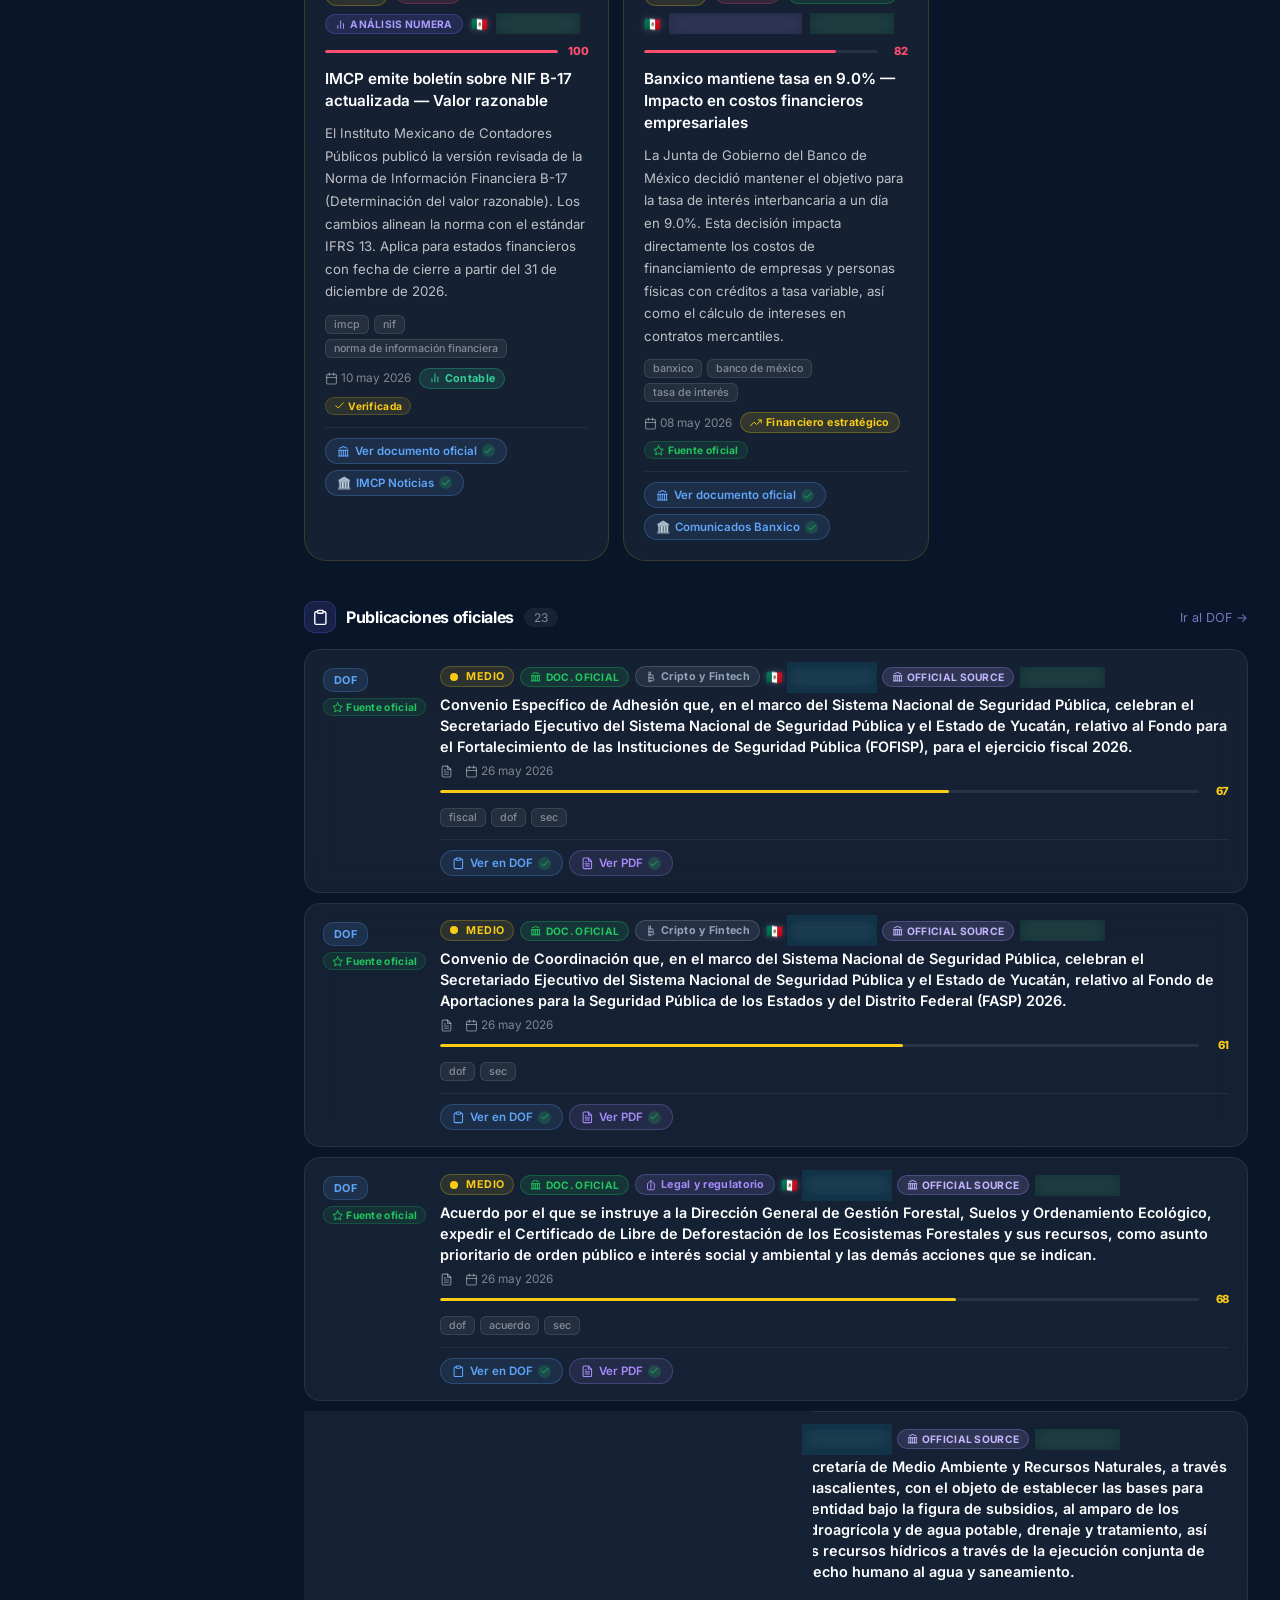
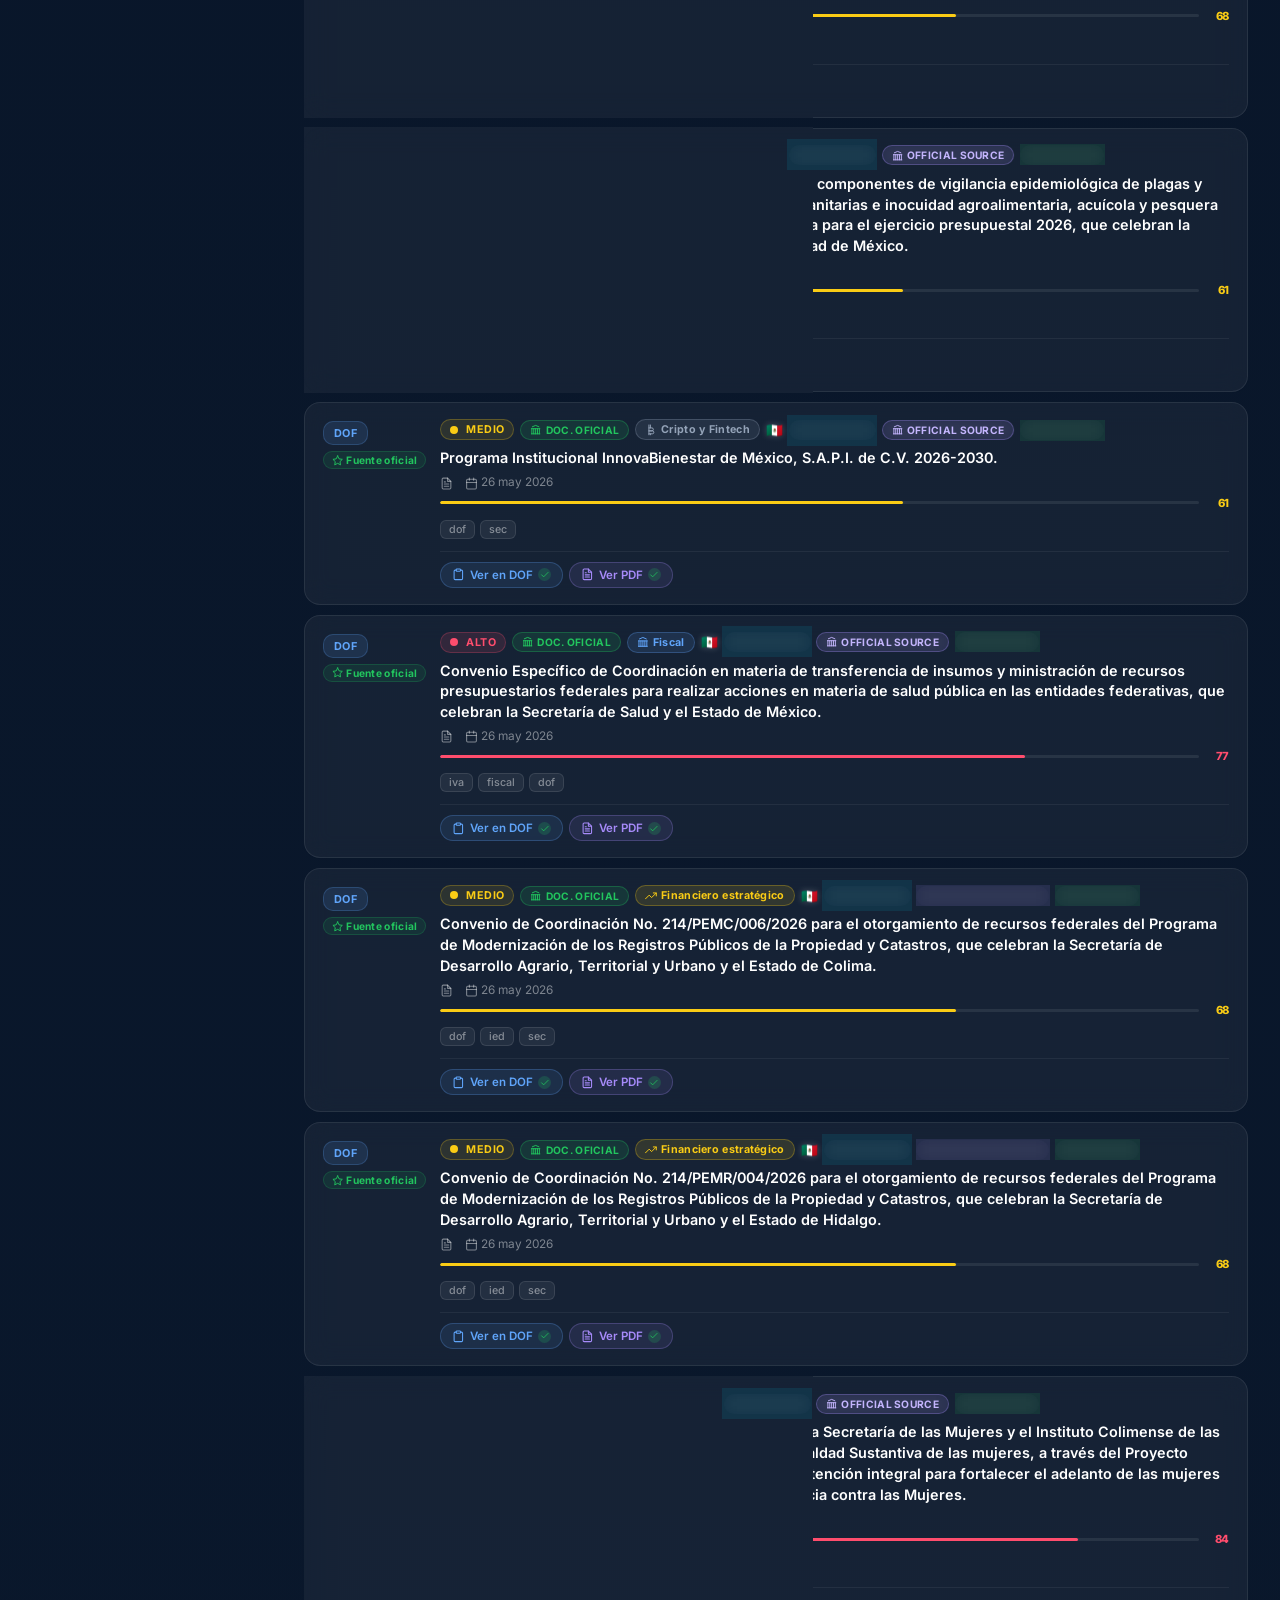
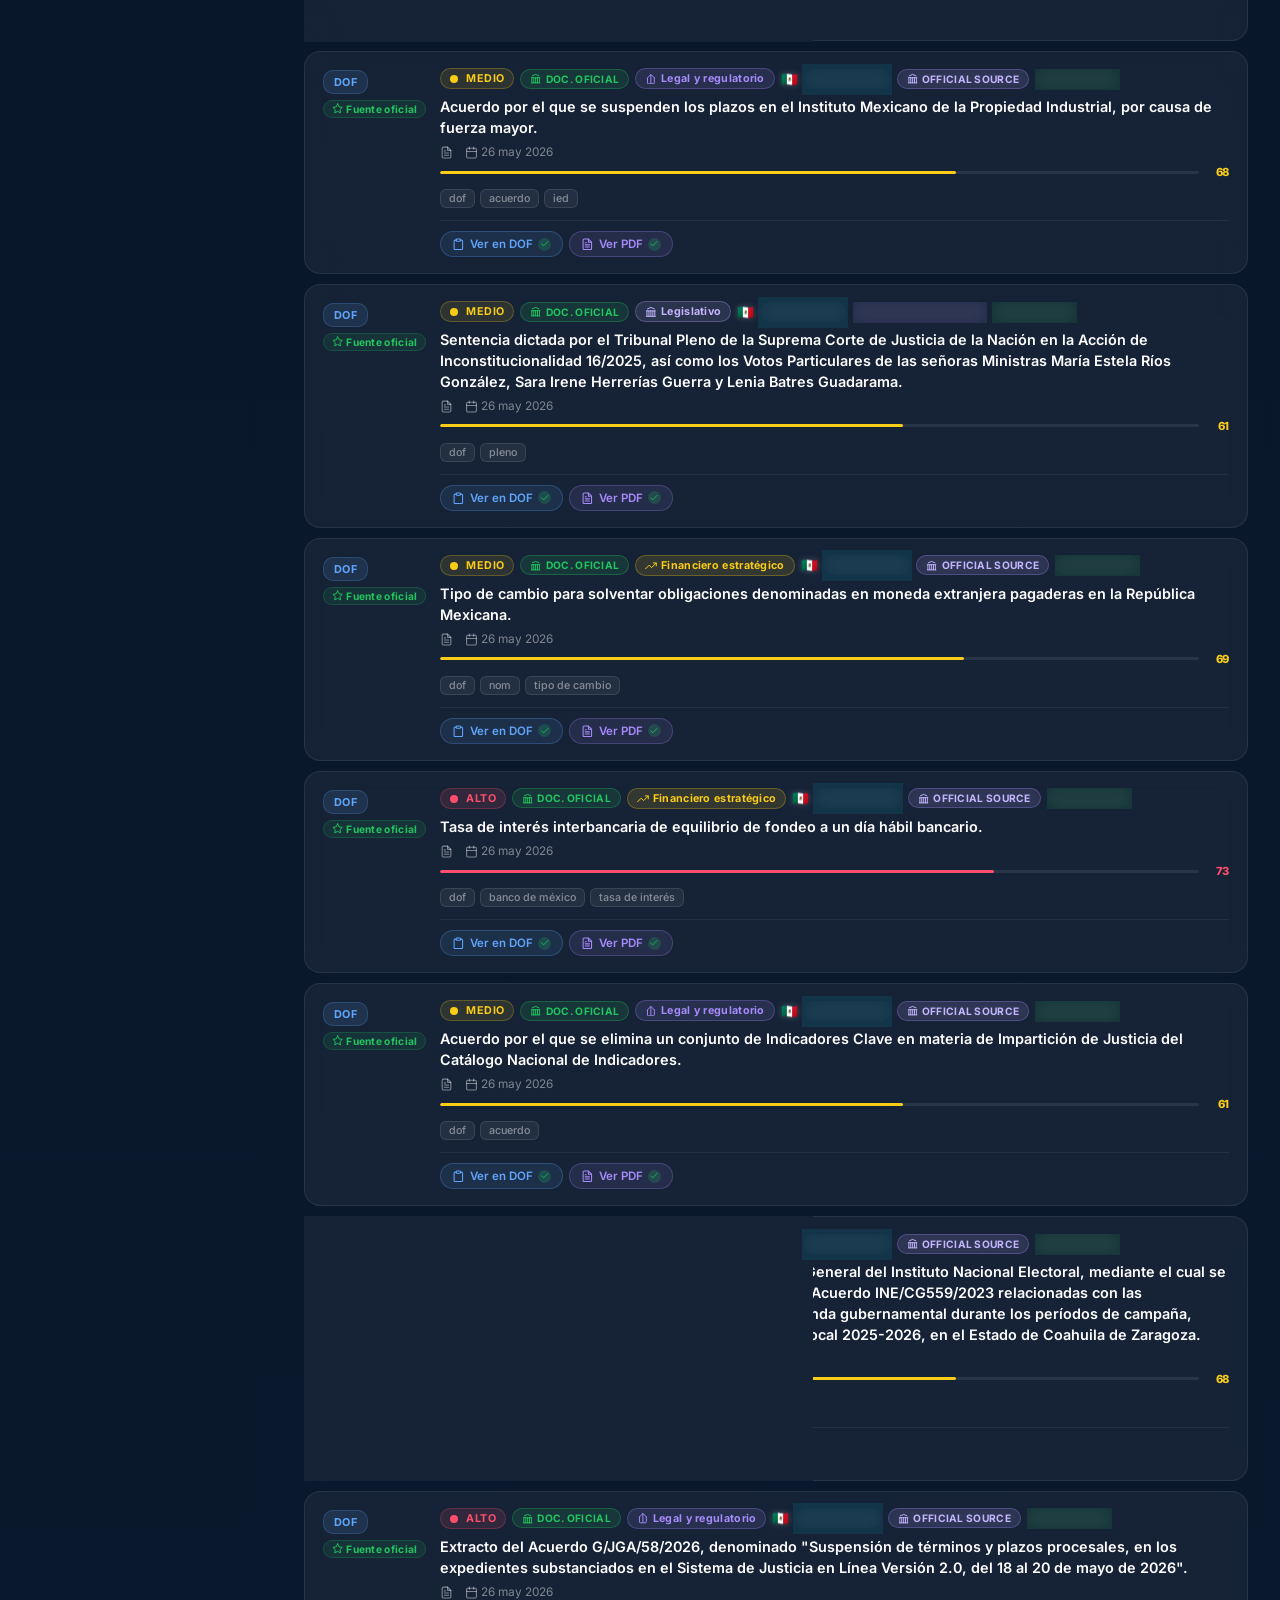
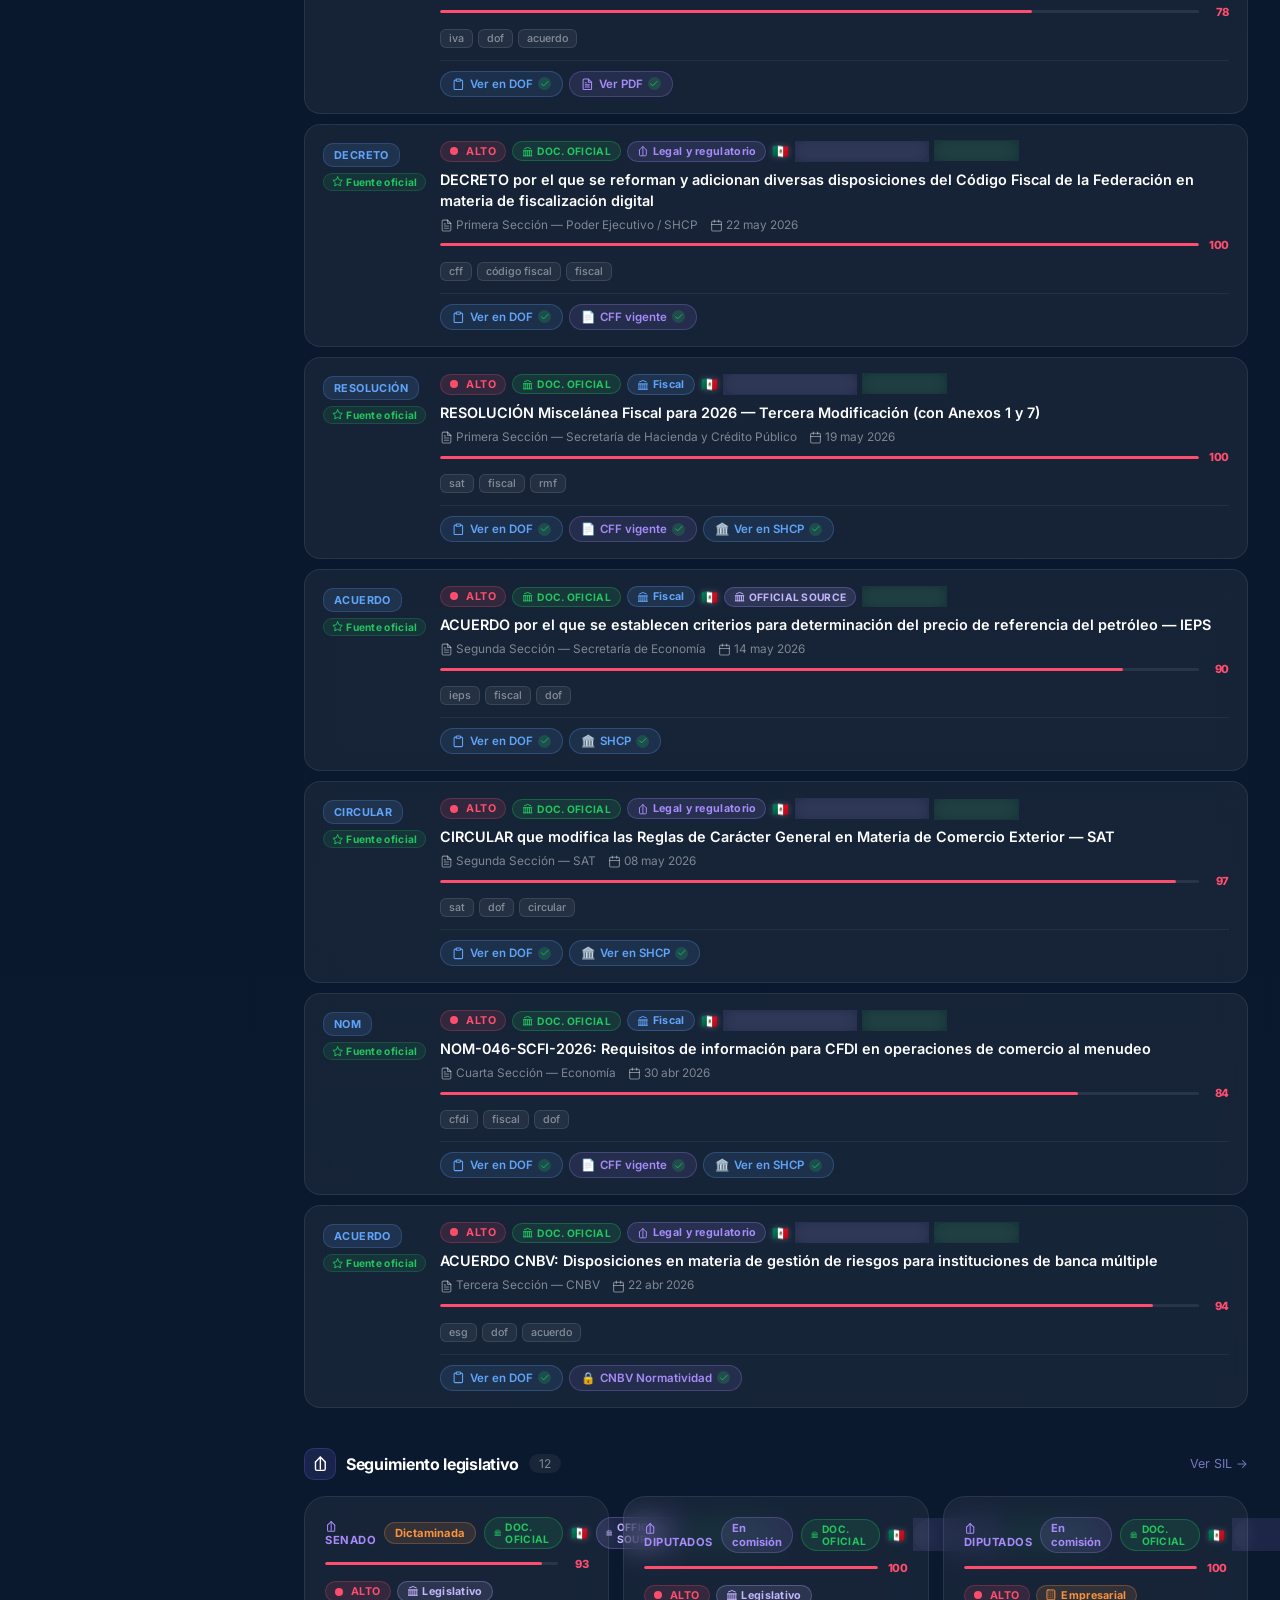
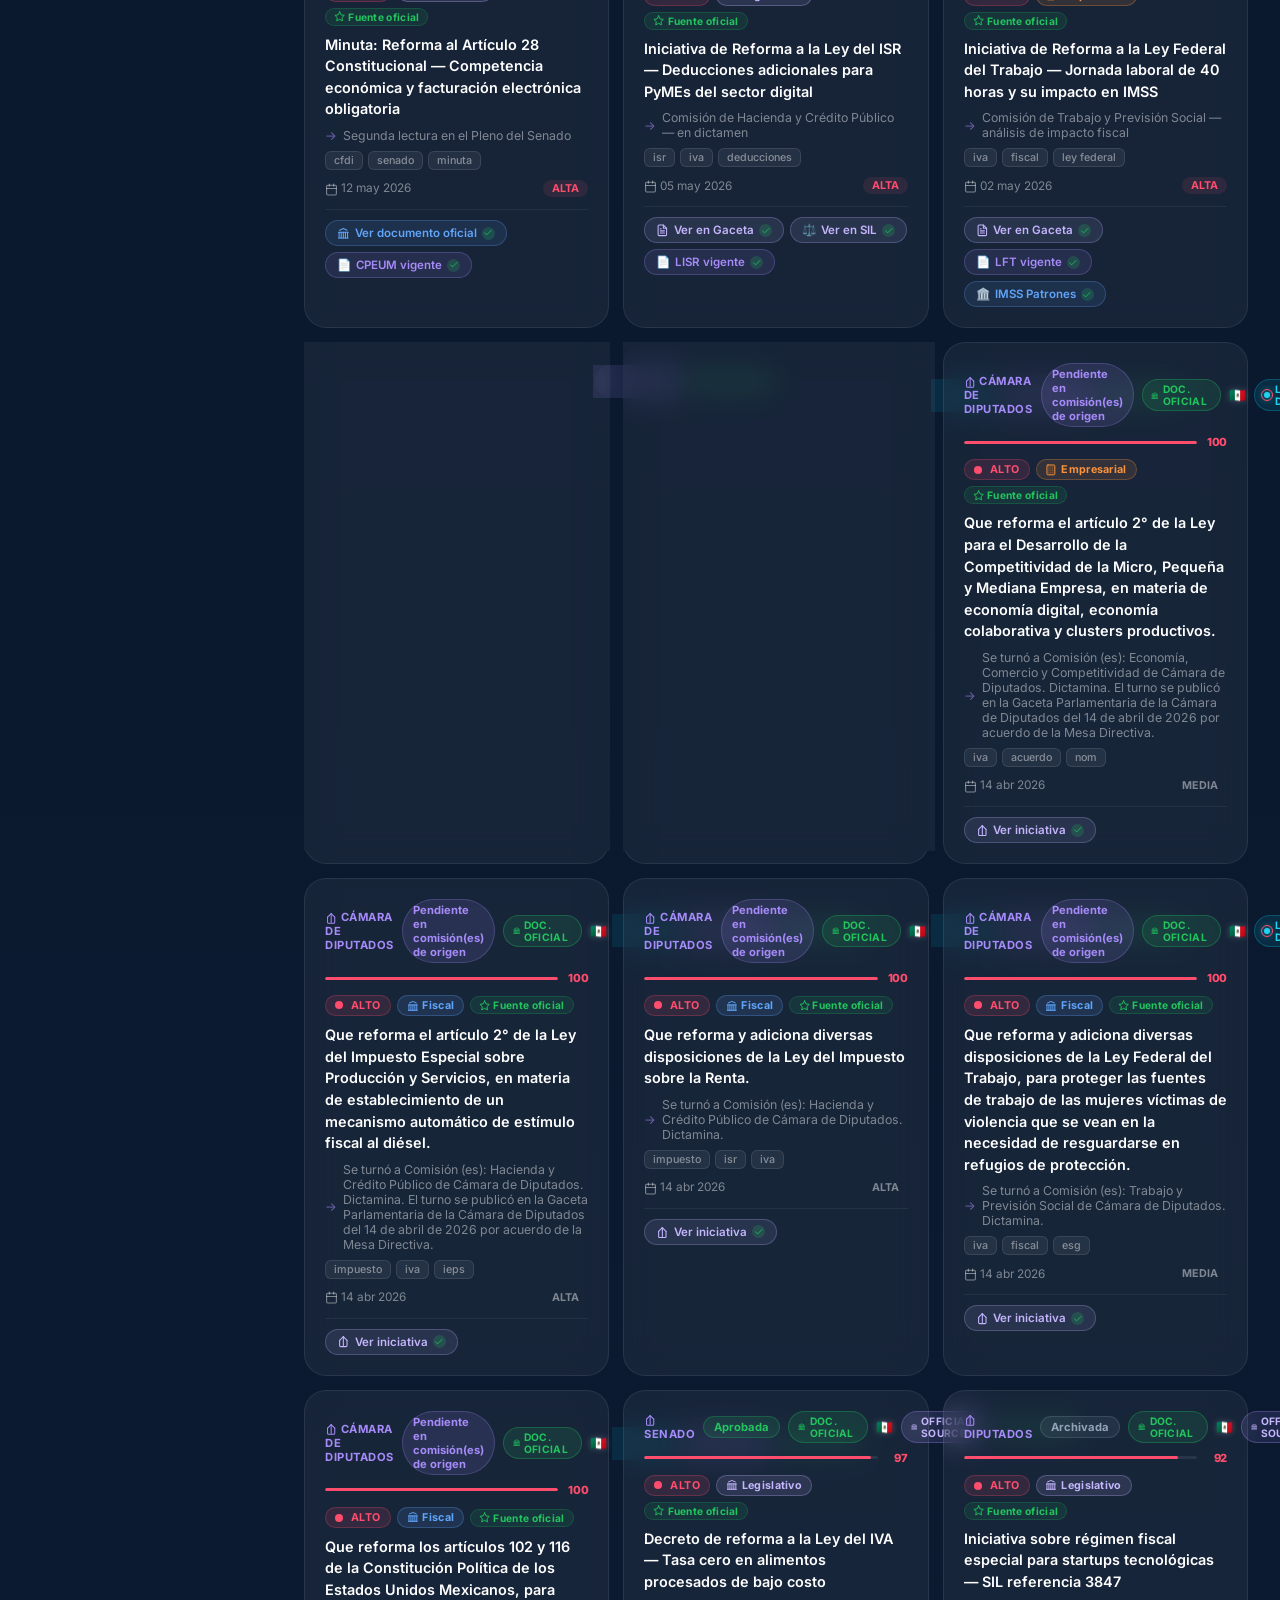
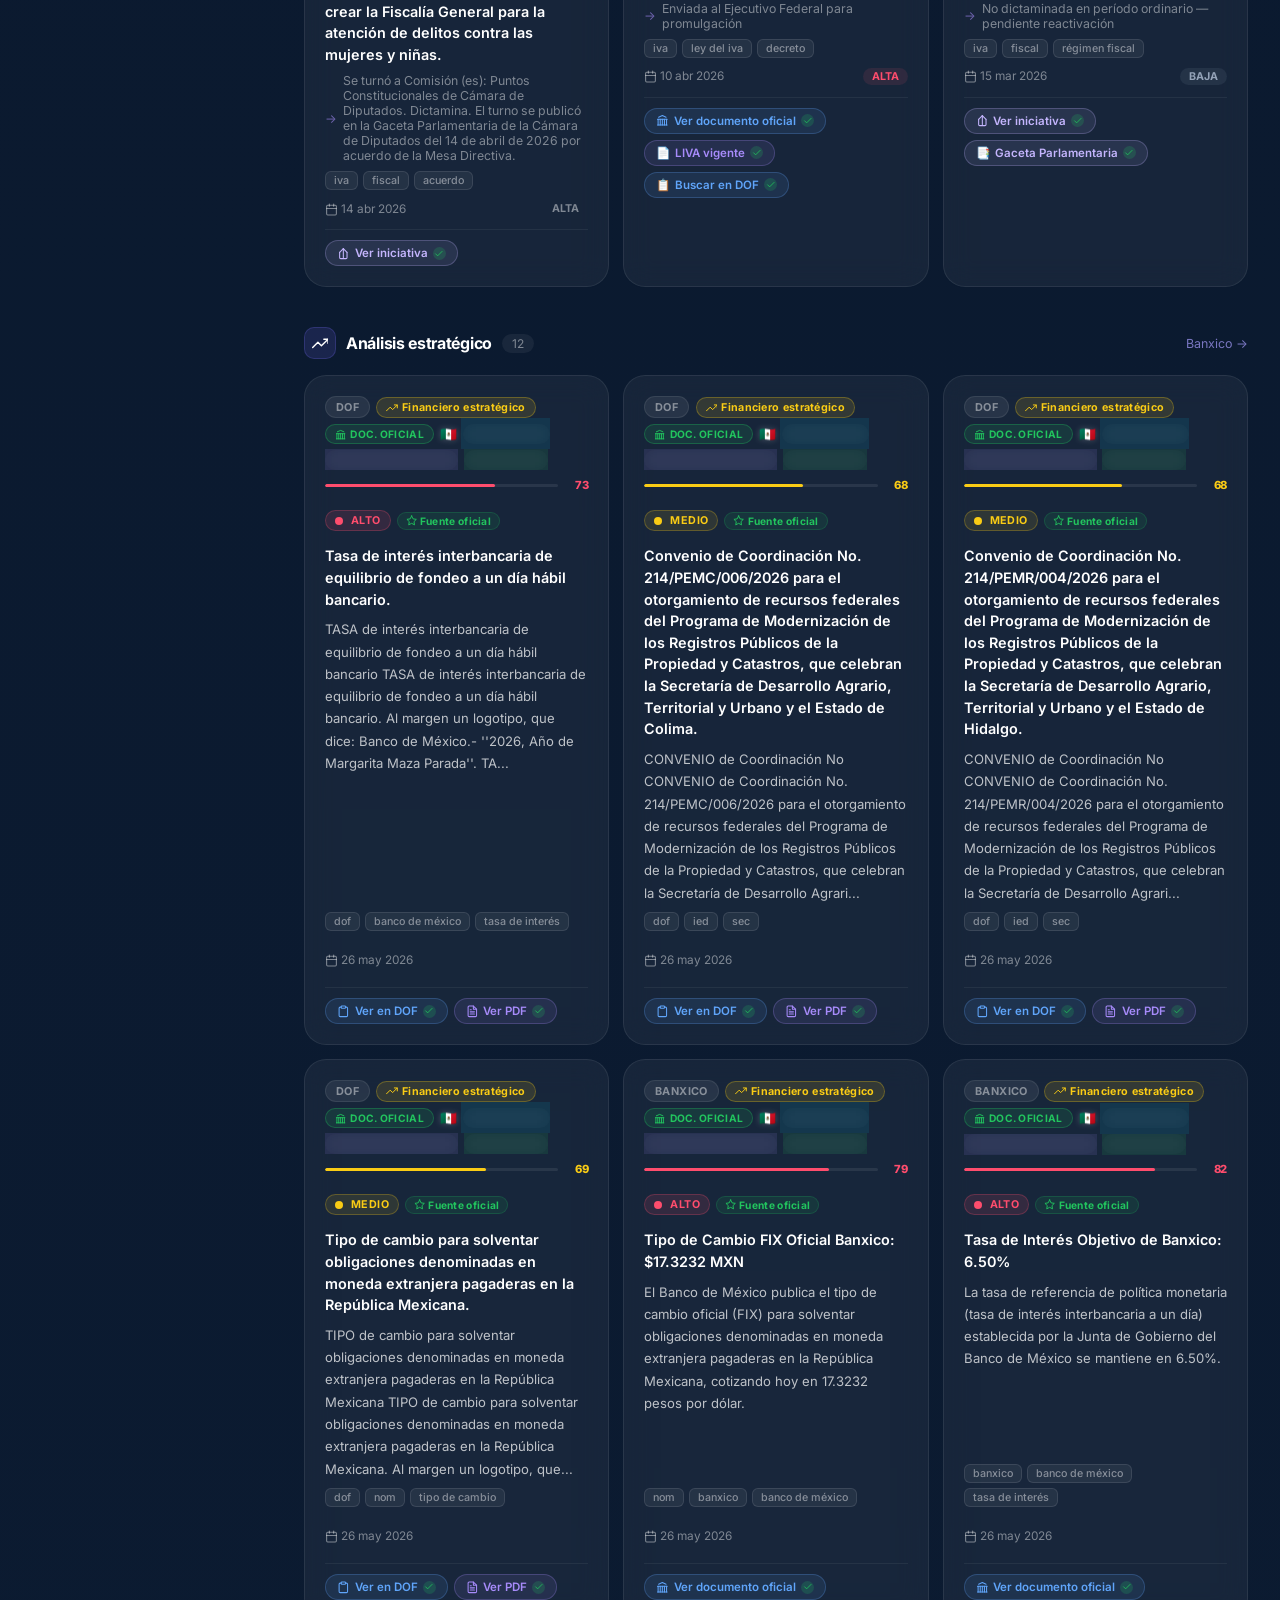
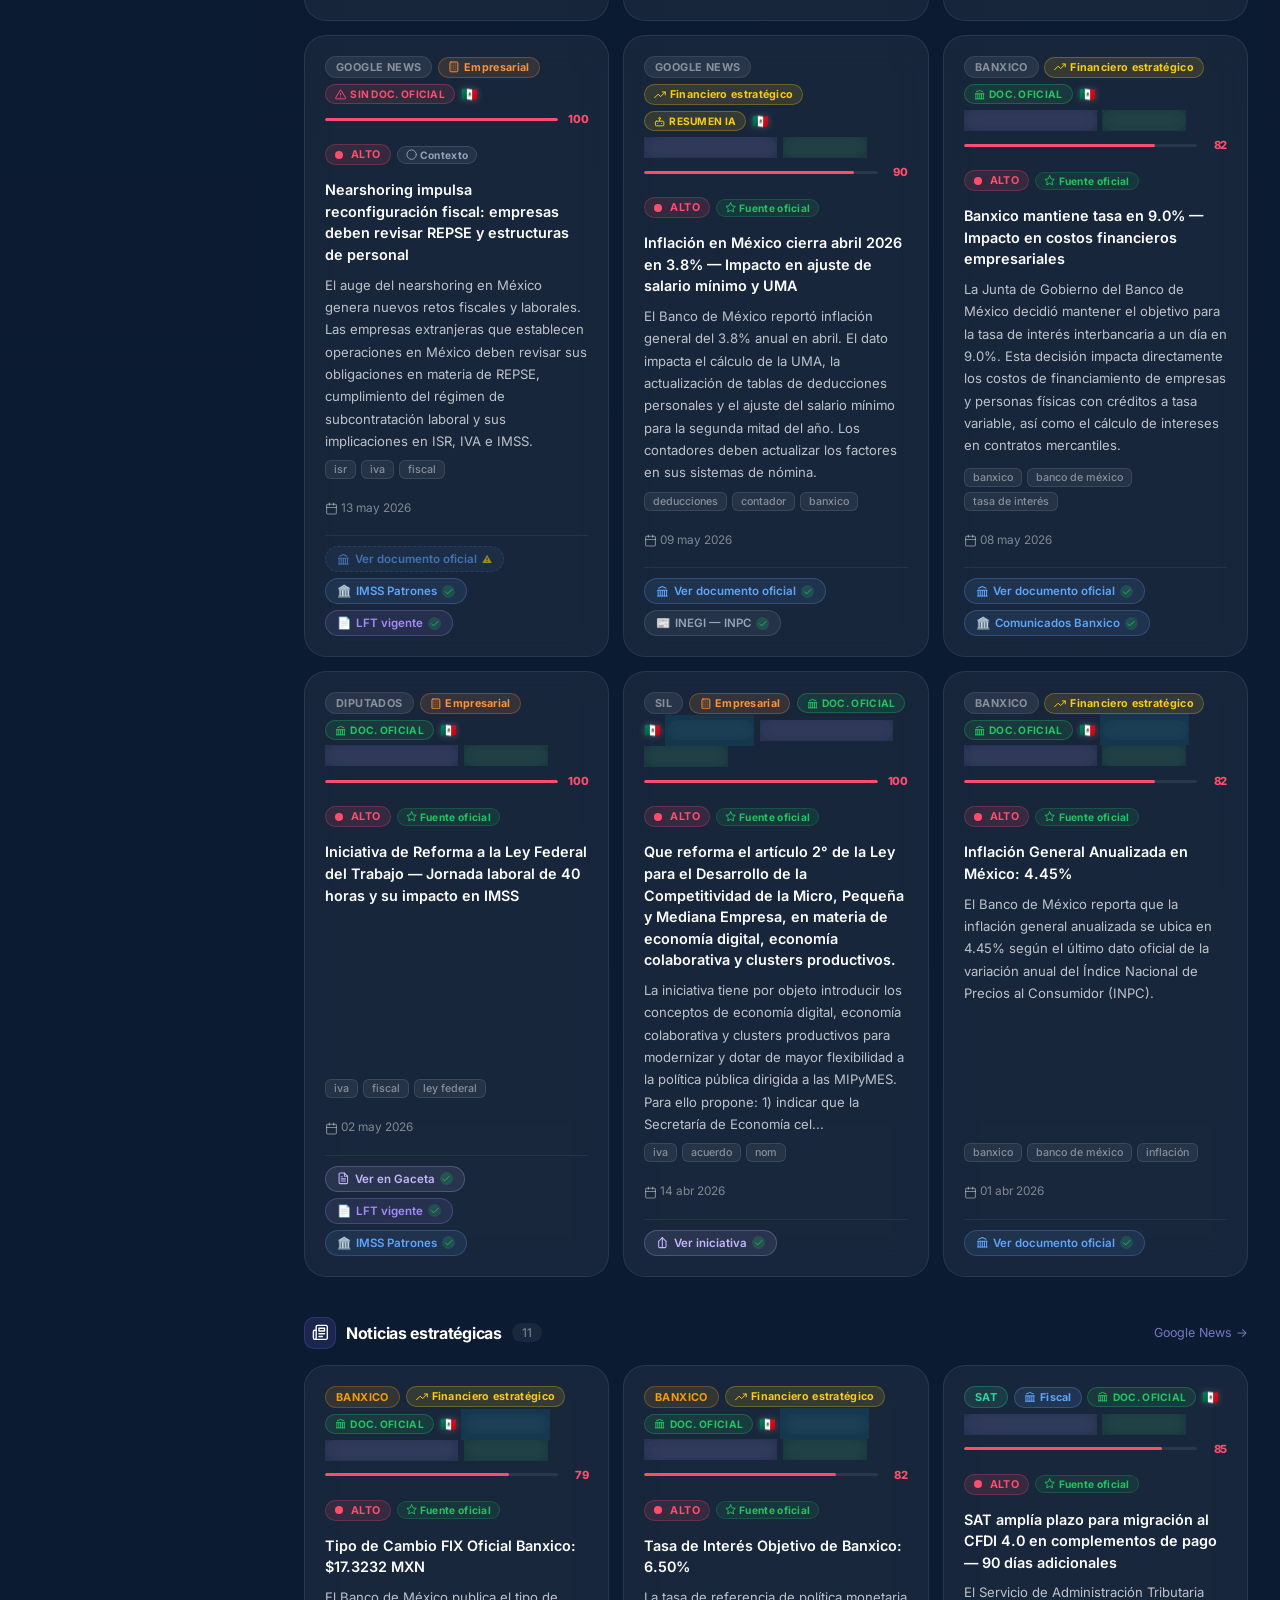
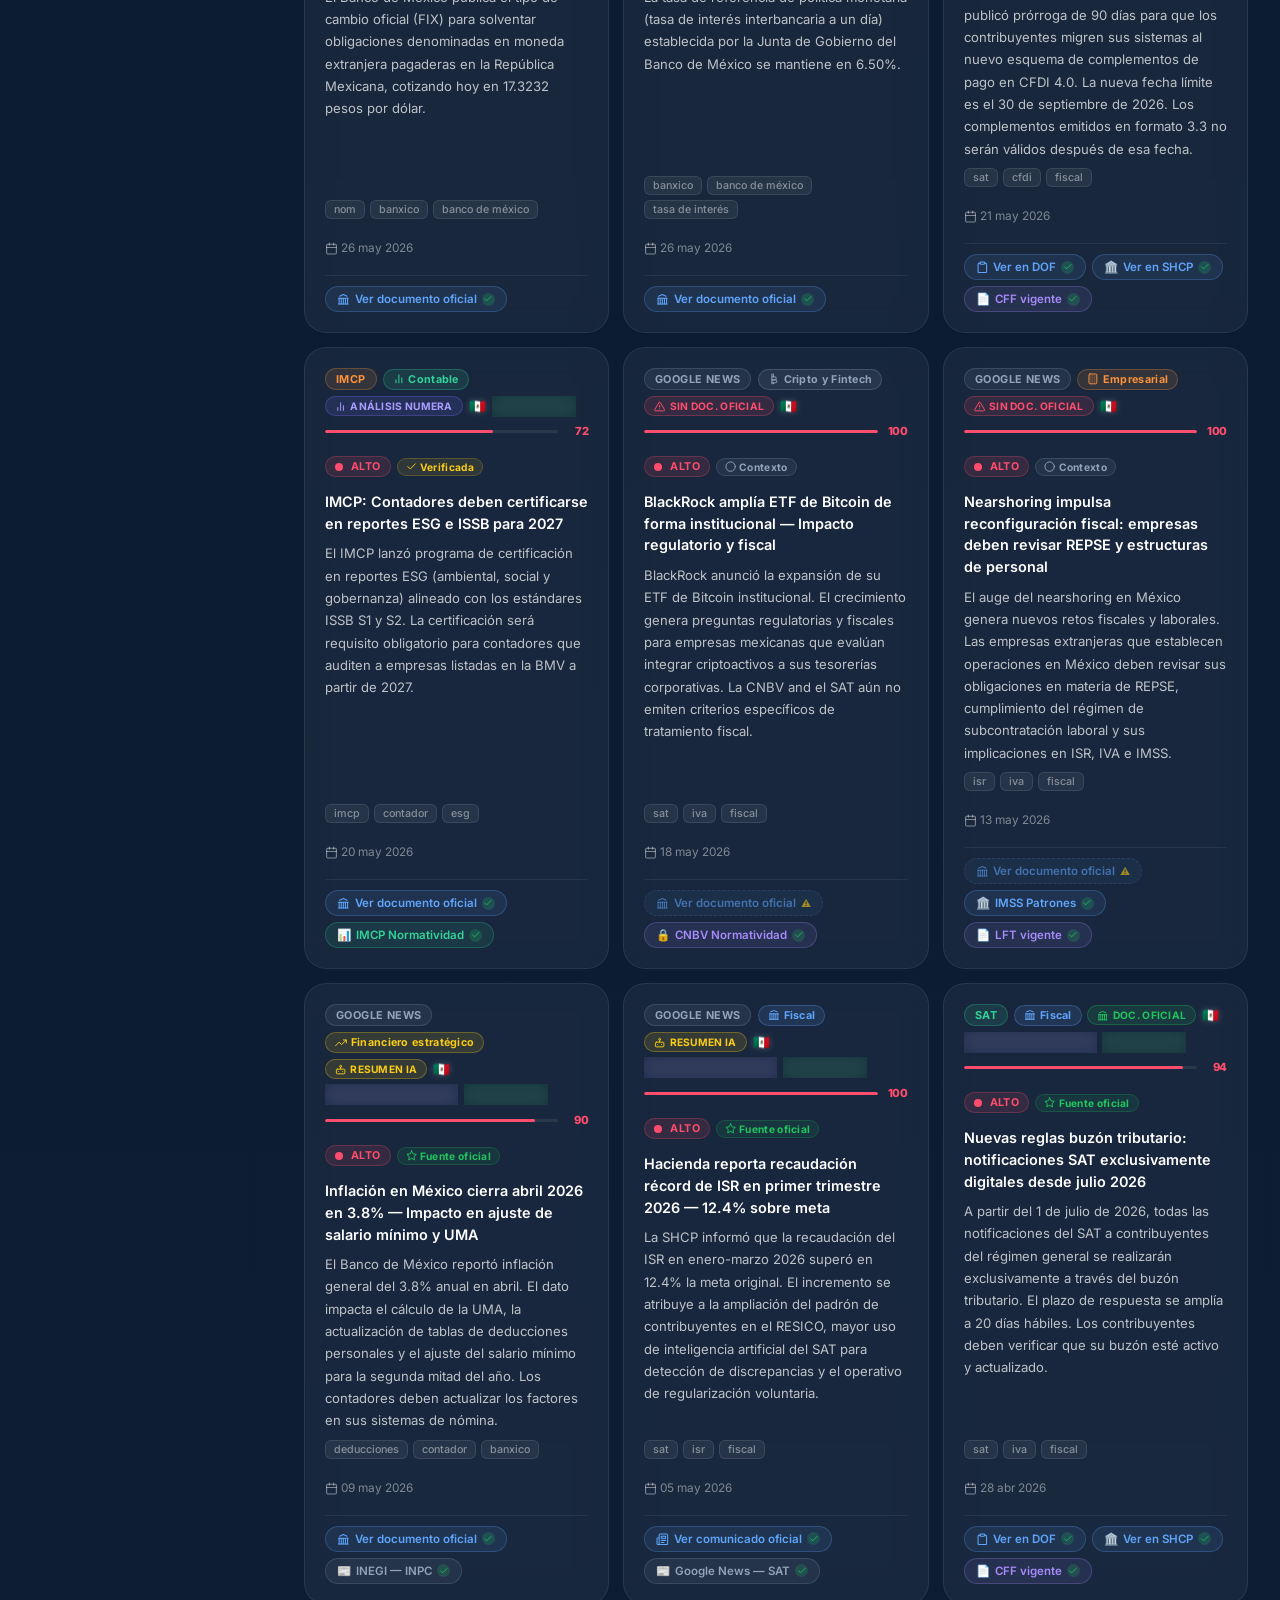
<file: radar/index.html>
<!DOCTYPE html>
<html lang="es">

<head>

<meta charset="UTF-8" />
<meta name="viewport" content="width=device-width, initial-scale=1.0" />

<title>Radar Fiscal Inteligente v2 | NUMERA</title>
<meta name="description" content="Sistema profesional de vigilancia fiscal, contable, legal y regulatoria con clasificación semántica inteligente. NUMERA Radar Fiscal." />
<meta name="robots" content="index, follow" />

<meta property="og:title"       content="Radar Fiscal Inteligente | NUMERA" />
<meta property="og:description" content="Monitoreo fiscal, DOF, legislativo, regulatorio y estratégico con scoring de relevancia y filtros avanzados." />
<meta property="og:image"       content="https://servicios-contables-numera.github.io/numera/assets/logos/og-image.jpg" />
<meta property="og:url"         content="https://servicios-contables-numera.github.io/numera/radar/" />
<meta property="og:type"        content="website" />

<meta name="twitter:card" content="summary_large_image" />
<meta name="twitter:title" content="Radar Fiscal Inteligente | NUMERA" />
<meta name="twitter:description" content="Monitoreo fiscal, DOF, legislativo, regulatorio y estratégico con scoring de relevancia y filtros avanzados." />
<meta name="twitter:image" content="https://servicios-contables-numera.github.io/numera/assets/logos/og-image.jpg" />

<link rel="preconnect" href="https://fonts.googleapis.com" />
<link rel="preconnect" href="https://fonts.gstatic.com" crossorigin />
<link href="https://fonts.googleapis.com/css2?family=Inter:wght@300;400;500;600;700;800&display=swap" rel="stylesheet" />
<link rel="stylesheet" href="radar.css" />

</head>

<body>

<!-- GLOW ORBS -->
<div class="glow glow1"></div>
<div class="glow glow2"></div>
<div class="glow glow3"></div>

<!-- ═══════════════════════════════════════
     TOPNAV
     ═══════════════════════════════════════ -->
<header>
<nav class="topnav" role="navigation" aria-label="Navegación principal Radar Fiscal">

  <div class="topnav-left">
    <a href="../" class="nav-logo" aria-label="Inicio NUMERA">
      <img src="../assets/logos/02.LETRAS_NUMERA.svg" alt="NUMERA" />
    </a>
    <span class="nav-divider" aria-hidden="true"></span>
    <nav class="nav-breadcrumb" aria-label="Ruta de navegación">
      <a href="../">Inicio</a>
      <span class="sep" aria-hidden="true">›</span>
      <span class="current" aria-current="page">Radar Fiscal Inteligente</span>
    </nav>
  </div>

  <div class="topnav-center">
    <div class="search-wrap" role="search">
      <span class="search-icon" aria-hidden="true"><svg width="1.1em" height="1.1em" viewBox="0 0 24 24" fill="none" stroke="currentColor" stroke-width="2" stroke-linecap="round" stroke-linejoin="round" class="fi-icon-svg" style="vertical-align: middle;"><circle cx="11" cy="11" r="8"/><line x1="21" y1="21" x2="16.65" y2="16.65"/></svg></span>
      <label for="search-input" class="sr-only">Buscar en el Radar Fiscal</label>
      <input
        type="search"
        id="search-input"
        name="q"
        placeholder="Buscar: SAT, CFDI, ISR, reforma, NIF, IMSS…"
        autocomplete="off"
        spellcheck="false"
      />
    </div>
  </div>

  <div class="topnav-right">
    <span class="last-updated" id="last-updated" aria-live="polite">Cargando…</span>
    <button id="btn-refresh" class="btn-refresh" type="button" aria-label="Actualizar datos">
      ↻ Actualizar
    </button>
  </div>

</nav>
</header>

<!-- ═══════════════════════════════════════
     HERO STRIP
     ═══════════════════════════════════════ -->
<div class="radar-hero-strip">
  <h1>Radar Fiscal Inteligente</h1>
  <p>
    Sistema profesional de vigilancia fiscal, contable, legal y regulatoria.
    Clasificación semántica automática · Scoring de relevancia 0–100 · Enfoque México.
  </p>
  <div class="score-stats-badge" id="score-stats" aria-live="polite">
    <svg width="1.1em" height="1.1em" viewBox="0 0 24 24" fill="none" stroke="currentColor" stroke-width="2" stroke-linecap="round" stroke-linejoin="round" class="fi-icon-svg" style="vertical-align: middle;"><line x1="18" y1="20" x2="18" y2="10"/><line x1="12" y1="20" x2="12" y2="4"/><line x1="6" y1="20" x2="6" y2="14"/></svg> Calculando relevancia…
  </div>
</div>

<!-- ═══════════════════════════════════════
     KPI BAR — 6 bloques
     ═══════════════════════════════════════ -->
<div class="kpi-wrapper">
  <div class="kpi-bar" id="kpi-bar" aria-label="Indicadores clave del Radar">
    <div class="kpi-block kpi-alertas skeleton" style="height:88px;"></div>
    <div class="kpi-block kpi-dof      skeleton" style="height:88px;"></div>
    <div class="kpi-block kpi-leg      skeleton" style="height:88px;"></div>
    <div class="kpi-block kpi-noticias skeleton" style="height:88px;"></div>
    <div class="kpi-block kpi-alertas  skeleton" style="height:88px;"></div>
    <div class="kpi-block kpi-dof      skeleton" style="height:88px;"></div>
  </div>
</div>

<!-- ═══════════════════════════════════════
     LAYOUT: SIDEBAR + MAIN
     ═══════════════════════════════════════ -->
<div class="radar-layout">

  <!-- ──────────────────────────────────
       SIDEBAR v2
       ────────────────────────────────── -->
  <aside class="sidebar" role="complementary" aria-label="Controles del Radar Fiscal">

    <!-- VISTAS / SECCIONES -->
    <div class="sidebar-section">
      <div class="sidebar-label">Vistas</div>

      <button class="filter-btn active" data-filter-vista="todo" id="filter-todo" type="button">
        <span class="fi-icon"><svg width="1.1em" height="1.1em" viewBox="0 0 24 24" fill="none" stroke="currentColor" stroke-width="2" stroke-linecap="round" stroke-linejoin="round" class="fi-icon-svg" style="vertical-align: middle;"><path d="M4 11a9 9 0 0 1 9 9"/><path d="M4 4a16 16 0 0 1 16 16"/><circle cx="5" cy="19" r="1"/></svg></span> Todo el Radar
        <span class="filter-count" id="count-side-todo">—</span>
      </button>

      <button class="filter-btn" data-filter-vista="vigilancia" id="filter-vigilancia" type="button">
        <span class="fi-icon"><svg width="1.1em" height="1.1em" viewBox="0 0 24 24" fill="none" stroke="currentColor" stroke-width="2" stroke-linecap="round" stroke-linejoin="round" class="fi-icon-svg" style="vertical-align: middle;"><path d="M10.29 3.86L1.82 18a2 2 0 0 0 1.71 3h16.94a2 2 0 0 0 1.71-3L13.71 3.86a2 2 0 0 0-3.42 0z"/><line x1="12" y1="9" x2="12" y2="13"/><line x1="12" y1="17" x2="12.01" y2="17"/></svg></span> Vigilancia Fiscal
        <span class="filter-count" id="count-side-vigilancia">—</span>
      </button>

      <button class="filter-btn" data-filter-vista="alertas" id="filter-alertas" type="button">
        <span class="fi-icon"><svg width="1.1em" height="1.1em" viewBox="0 0 24 24" fill="none" stroke="currentColor" stroke-width="2" stroke-linecap="round" stroke-linejoin="round" class="fi-icon-svg" style="vertical-align: middle;"><polygon points="13 2 3 14 12 14 11 22 21 10 12 10 13 2"/></svg></span> Alertas críticas
        <span class="filter-count" id="count-side-alertas">—</span>
      </button>

      <button class="filter-btn" data-filter-vista="dof" id="filter-dof" type="button">
        <span class="fi-icon"><svg width="1.1em" height="1.1em" viewBox="0 0 24 24" fill="none" stroke="currentColor" stroke-width="2" stroke-linecap="round" stroke-linejoin="round" class="fi-icon-svg" style="vertical-align: middle;"><path d="M16 4h2a2 2 0 0 1 2 2v14a2 2 0 0 1-2 2H6a2 2 0 0 1-2-2V6a2 2 0 0 1 2-2h2"/><rect x="8" y="2" width="8" height="4" rx="1" ry="1"/></svg></span> Publicaciones oficiales
        <span class="filter-count" id="count-side-dof">—</span>
      </button>

      <button class="filter-btn" data-filter-vista="legislativo" id="filter-legislativo" type="button">
        <span class="fi-icon"><svg width="1.1em" height="1.1em" viewBox="0 0 24 24" fill="none" stroke="currentColor" stroke-width="2" stroke-linecap="round" stroke-linejoin="round" class="fi-icon-svg" style="vertical-align: middle;"><path d="M12 3v17"/><path d="M5 10l7-7 7 7"/><path d="M5 10v10a2 2 0 0 0 2 2h10a2 2 0 0 0 2-2V10"/></svg></span> Seguimiento legislativo
        <span class="filter-count" id="count-side-legislativo">—</span>
      </button>

      <button class="filter-btn" data-filter-vista="analisis" id="filter-analisis" type="button">
        <span class="fi-icon"><svg width="1.1em" height="1.1em" viewBox="0 0 24 24" fill="none" stroke="currentColor" stroke-width="2" stroke-linecap="round" stroke-linejoin="round" class="fi-icon-svg" style="vertical-align: middle;"><polyline points="23 6 13.5 15.5 8.5 10.5 1 18"/><polyline points="17 6 23 6 23 12"/></svg></span> Análisis estratégico
      </button>

      <button class="filter-btn" data-filter-vista="noticias" id="filter-noticias" type="button">
        <span class="fi-icon"><svg width="1.1em" height="1.1em" viewBox="0 0 24 24" fill="none" stroke="currentColor" stroke-width="2" stroke-linecap="round" stroke-linejoin="round" class="fi-icon-svg" style="vertical-align: middle;"><path d="M4 22h16a2 2 0 0 0 2-2V4a2 2 0 0 0-2-2H8a2 2 0 0 0-2 2v16a2 2 0 0 1-2 2Zm0 0a2 2 0 0 1-2-2v-9c0-1.1.9-2 2-2h2"/><path d="M18 14h-8"/><path d="M15 18h-5"/><path d="M10 6h8v4h-8V6Z"/></svg></span> Noticias estratégicas
        <span class="filter-count" id="count-side-noticias">—</span>
      </button>

      <button class="filter-btn" data-filter-vista="regulatorio" id="filter-regulatorio" type="button">
        <span class="fi-icon"><svg width="1.1em" height="1.1em" viewBox="0 0 24 24" fill="none" stroke="currentColor" stroke-width="2" stroke-linecap="round" stroke-linejoin="round" class="fi-icon-svg" style="vertical-align: middle;"><rect x="3" y="11" width="18" height="11" rx="2" ry="2"/><path d="M7 11V7a5 5 0 0 1 10 0v4"/></svg></span> Cambios regulatorios
        <span class="filter-count" id="count-side-regulatorio">—</span>
      </button>

      <button class="filter-btn" data-filter-vista="fuentes" id="filter-fuentes" type="button">
        <span class="fi-icon"><svg width="1.1em" height="1.1em" viewBox="0 0 24 24" fill="none" stroke="currentColor" stroke-width="2" stroke-linecap="round" stroke-linejoin="round" class="fi-icon-svg" style="vertical-align: middle;"><path d="M10 13a5 5 0 0 0 7.54.54l3-3a5 5 0 0 0-7.07-7.07l-1.72 1.71"/><path d="M14 11a5 5 0 0 0-7.54-.54l-3 3a5 5 0 0 0 7.07 7.07l1.71-1.71"/></svg></span> Estado de fuentes
      </button>
    </div>

    <!-- TAXONOMÍA DE CATEGORÍAS -->
    <div class="sidebar-section">
      <div class="sidebar-label">Categoría</div>

      <button class="filter-btn active" data-filter-cat="todas" type="button">
        <span class="fi-icon"><svg width="1.1em" height="1.1em" viewBox="0 0 24 24" fill="none" stroke="currentColor" stroke-width="2" stroke-linecap="round" stroke-linejoin="round" class="fi-icon-svg" style="vertical-align: middle;"><path d="M22 19a2 2 0 0 1-2 2H4a2 2 0 0 1-2-2V5a2 2 0 0 1 2-2h5l2 3h9a2 2 0 0 1 2 2z"/></svg></span> Todas las categorías
      </button>
      <button class="filter-btn" data-filter-cat="fiscal" type="button">
        <span class="fi-icon"><svg width="1.1em" height="1.1em" viewBox="0 0 24 24" fill="none" stroke="currentColor" stroke-width="2" stroke-linecap="round" stroke-linejoin="round" class="fi-icon-svg" style="vertical-align: middle;"><path d="M3 21h18"/><path d="M3 10h18"/><path d="M5 6l7-3 7 3"/><path d="M4 10v11"/><path d="M8 10v11"/><path d="M12 10v11"/><path d="M16 10v11"/><path d="M20 10v11"/></svg></span> Fiscal
      </button>
      <button class="filter-btn" data-filter-cat="contable" type="button">
        <span class="fi-icon"><svg width="1.1em" height="1.1em" viewBox="0 0 24 24" fill="none" stroke="currentColor" stroke-width="2" stroke-linecap="round" stroke-linejoin="round" class="fi-icon-svg" style="vertical-align: middle;"><line x1="18" y1="20" x2="18" y2="10"/><line x1="12" y1="20" x2="12" y2="4"/><line x1="6" y1="20" x2="6" y2="14"/></svg></span> Contable
      </button>
      <button class="filter-btn" data-filter-cat="legal" type="button">
        <span class="fi-icon"><svg width="1.1em" height="1.1em" viewBox="0 0 24 24" fill="none" stroke="currentColor" stroke-width="2" stroke-linecap="round" stroke-linejoin="round" class="fi-icon-svg" style="vertical-align: middle;"><path d="M12 3v17"/><path d="M5 10l7-7 7 7"/><path d="M5 10v10a2 2 0 0 0 2 2h10a2 2 0 0 0 2-2V10"/></svg></span> Legal y regulatorio
      </button>
      <button class="filter-btn" data-filter-cat="legislativo" type="button">
        <span class="fi-icon"><svg width="1.1em" height="1.1em" viewBox="0 0 24 24" fill="none" stroke="currentColor" stroke-width="2" stroke-linecap="round" stroke-linejoin="round" class="fi-icon-svg" style="vertical-align: middle;"><path d="M3 21h18"/><path d="M3 10h18"/><path d="M5 6l7-3 7 3"/><path d="M4 10v11"/><path d="M8 10v11"/><path d="M12 10v11"/><path d="M16 10v11"/><path d="M20 10v11"/></svg></span> Legislativo
      </button>
      <button class="filter-btn" data-filter-cat="financiero" type="button">
        <span class="fi-icon"><svg width="1.1em" height="1.1em" viewBox="0 0 24 24" fill="none" stroke="currentColor" stroke-width="2" stroke-linecap="round" stroke-linejoin="round" class="fi-icon-svg" style="vertical-align: middle;"><polyline points="23 6 13.5 15.5 8.5 10.5 1 18"/><polyline points="17 6 23 6 23 12"/></svg></span> Financiero estratégico
      </button>
      <button class="filter-btn" data-filter-cat="empresarial" type="button">
        <span class="fi-icon"><svg width="1.1em" height="1.1em" viewBox="0 0 24 24" fill="none" stroke="currentColor" stroke-width="2" stroke-linecap="round" stroke-linejoin="round" class="fi-icon-svg" style="vertical-align: middle;"><rect x="4" y="2" width="16" height="20" rx="2" ry="2"/><line x1="12" y1="18" x2="12" y2="18"/><line x1="8" y1="18" x2="8" y2="18"/><line x1="16" y1="18" x2="16" y2="18"/><line x1="8" y1="14" x2="8" y2="14"/><line x1="12" y1="14" x2="12" y2="14"/><line x1="16" y1="14" x2="16" y2="14"/><line x1="8" y1="10" x2="8" y2="10"/><line x1="12" y1="10" x2="12" y2="10"/><line x1="16" y1="10" x2="16" y2="10"/><line x1="8" y1="6" x2="8" y2="6"/><line x1="12" y1="6" x2="12" y2="6"/><line x1="16" y1="6" x2="16" y2="6"/></svg></span> Empresarial
      </button>
      <button class="filter-btn" data-filter-cat="cripto" type="button">
        <span class="fi-icon"><svg width="1.1em" height="1.1em" viewBox="0 0 24 24" fill="none" stroke="currentColor" stroke-width="2" stroke-linecap="round" stroke-linejoin="round" class="fi-icon-svg" style="vertical-align: middle;"><path d="M8 8h6a3 3 0 0 1 0 6H8"/><path d="M8 14h7a3 3 0 0 1 0 6H8"/><line x1="8" y1="2" x2="8" y2="22"/><line x1="11" y1="2" x2="11" y2="8"/><line x1="11" y1="20" x2="11" y2="22"/></svg></span> Cripto y Fintech
      </button>
    </div>

    <!-- IMPACTO -->
    <div class="sidebar-section">
      <div class="sidebar-label">Nivel de impacto</div>
      <button class="impact-filter-btn active" data-filter-impacto="todos" type="button">
        <span class="legend-dot" style="background:#A99EFF; display:inline-block; margin-right:4px;"></span> Todos los niveles
      </button>
      <button class="impact-filter-btn" data-filter-impacto="alto" type="button">
        <span class="legend-dot" style="background:#FF4D6D; display:inline-block; margin-right:4px;"></span> Alto — Acción inmediata
      </button>
      <button class="impact-filter-btn" data-filter-impacto="medio" type="button">
        <span class="legend-dot" style="background:#FACC15; display:inline-block; margin-right:4px;"></span> Medio — Revisión prioritaria
      </button>
      <button class="impact-filter-btn" data-filter-impacto="bajo" type="button">
        <span class="legend-dot" style="background:#22C55E; display:inline-block; margin-right:4px;"></span> Bajo — Informativo
      </button>
    </div>

    <!-- TOGGLE SOLO MÉXICO -->
    <div class="sidebar-section">
      <div class="sidebar-label">Relevancia geográfica</div>
      <div class="toggle-wrap">
        <span>🇲🇽 Solo México</span>
        <label class="toggle-switch" for="toggle-mx" aria-label="Mostrar solo contenido relevante para México">
          <input type="checkbox" id="toggle-mx" />
          <span class="toggle-track"></span>
        </label>
      </div>
    </div>

    <!-- SCORE MÍNIMO -->
    <div class="sidebar-section">
      <div class="sidebar-label">Score mínimo de relevancia</div>
      <div class="slider-wrap">
        <div class="slider-label">
          <span>Umbral</span>
          <strong id="score-slider-val">15</strong>
        </div>
        <input
          type="range"
          id="score-slider"
          min="0" max="80" value="15" step="5"
          aria-label="Umbral mínimo de score de relevancia"
        />
        <div style="display:flex;justify-content:space-between;font-size:.64rem;color:var(--muted2);margin-top:4px;">
          <span>0 permisivo</span>
          <span>80 estricto</span>
        </div>
      </div>
    </div>

    <!-- ORDENAR POR -->
    <div class="sidebar-section">
      <div class="sidebar-label">Ordenar por</div>
      <div class="sort-wrap">
        <select id="sort-select" class="sort-select" aria-label="Criterio de ordenamiento">
          <option value="fecha"><svg width="1.1em" height="1.1em" viewBox="0 0 24 24" fill="none" stroke="currentColor" stroke-width="2" stroke-linecap="round" stroke-linejoin="round" class="fi-icon-svg" style="vertical-align: middle;"><rect x="3" y="4" width="18" height="18" rx="2" ry="2"/><line x1="16" y1="2" x2="16" y2="6"/><line x1="8" y1="2" x2="8" y2="6"/><line x1="3" y1="10" x2="21" y2="10"/></svg> Fecha (reciente primero)</option>
          <option value="score"><svg width="1.1em" height="1.1em" viewBox="0 0 24 24" fill="none" stroke="currentColor" stroke-width="2" stroke-linecap="round" stroke-linejoin="round" class="fi-icon-svg" style="vertical-align: middle;"><line x1="18" y1="20" x2="18" y2="10"/><line x1="12" y1="20" x2="12" y2="4"/><line x1="6" y1="20" x2="6" y2="14"/></svg> Score de relevancia</option>
          <option value="impacto"><span class="legend-dot" style="background:#FF4D6D; display:inline-block; margin-right:4px;"></span> Nivel de impacto</option>
        </select>
      </div>
    </div>

    <!-- FUENTES -->
    <div class="sidebar-section">
      <div class="sidebar-label">Fuentes monitoreadas</div>

      <div class="source-pill-sidebar"><span class="source-dot dof"></span> DOF — Diario Oficial</div>
      <div class="source-pill-sidebar"><span class="source-dot sat"></span> SAT</div>
      <div class="source-pill-sidebar"><span class="source-dot shcp"></span> SHCP</div>
      <div class="source-pill-sidebar"><span class="source-dot banxico"></span> Banco de México</div>
      <div class="source-pill-sidebar"><span class="source-dot sil"></span> SIL — Inf. Legislativa</div>
      <div class="source-pill-sidebar"><span class="source-dot diputados"></span> Gaceta Parlamentaria</div>
      <div class="source-pill-sidebar"><span class="source-dot senado"></span> Transparencia Senado</div>
      <div class="source-pill-sidebar"><span class="source-dot cnbv"></span> CNBV</div>
      <div class="source-pill-sidebar"><span class="source-dot uif"></span> UIF</div>
      <div class="source-pill-sidebar"><span class="source-dot imcp"></span> IMCP</div>
      <div class="source-pill-sidebar"><span class="source-dot gnews"></span> Google News</div>
    </div>

    <!-- LEYENDA SCORING -->
    <div class="sidebar-section">
      <div class="sidebar-label">Score de relevancia</div>
      <div style="padding:0 4px;display:flex;flex-direction:column;gap:5px;">
        <div class="legend-row"><span class="legend-dot" style="background:#FF4D6D;box-shadow:0 0 6px rgba(255,77,109,.5);"></span> 70–100 · Impacto alto</div>
        <div class="legend-row"><span class="legend-dot" style="background:#FACC15;"></span> 35–69 · Impacto medio</div>
        <div class="legend-row"><span class="legend-dot" style="background:#22C55E;"></span> 15–34 · Impacto bajo</div>
        <div class="legend-row" style="opacity:.5;font-size:.72rem;padding-left:18px;">
          = Keywords + Fuente + Recencia + Whitelist
        </div>
      </div>
    </div>

  </aside>

  <!-- ──────────────────────────────────
       MAIN CONTENT — 7 VISTAS
       ────────────────────────────────── -->
  <main class="main-content" id="main-content" role="main">

    <!-- ① VIGILANCIA FISCAL -->
    <section class="dashboard-section" id="dash-vigilancia" aria-labelledby="h2-vigilancia">
      <div class="section-header">
        <div class="section-title-text">
          <div class="section-icon" aria-hidden="true"><svg width="1.1em" height="1.1em" viewBox="0 0 24 24" fill="none" stroke="currentColor" stroke-width="2" stroke-linecap="round" stroke-linejoin="round" class="fi-icon-svg" style="vertical-align: middle;"><path d="M10.29 3.86L1.82 18a2 2 0 0 0 1.71 3h16.94a2 2 0 0 0 1.71-3L13.71 3.86a2 2 0 0 0-3.42 0z"/><line x1="12" y1="9" x2="12" y2="13"/><line x1="12" y1="17" x2="12.01" y2="17"/></svg></div>
          <h2 id="h2-vigilancia">Vigilancia Fiscal</h2>
          <span class="section-count" id="count-vigilancia">—</span>
        </div>
        <a href="https://www.sat.gob.mx/noticias" target="_blank" rel="noopener" class="section-link">
          SAT →
        </a>
      </div>
      <div id="section-vigilancia" aria-live="polite">
        <div class="alerts-grid">
          <div class="skeleton-card skeleton"></div>
          <div class="skeleton-card skeleton"></div>
          <div class="skeleton-card skeleton"></div>
        </div>
      </div>
    </section>

    <!-- ② ALERTAS CRÍTICAS -->
    <section class="dashboard-section" id="dash-alertas" aria-labelledby="h2-alertas">
      <div class="section-header">
        <div class="section-title-text">
          <div class="section-icon" aria-hidden="true"><svg width="1.1em" height="1.1em" viewBox="0 0 24 24" fill="none" stroke="currentColor" stroke-width="2" stroke-linecap="round" stroke-linejoin="round" class="fi-icon-svg" style="vertical-align: middle;"><polygon points="13 2 3 14 12 14 11 22 21 10 12 10 13 2"/></svg></div>
          <h2 id="h2-alertas">Alertas críticas</h2>
          <span class="section-count" id="count-alertas">—</span>
        </div>
        <a href="https://www.sat.gob.mx" target="_blank" rel="noopener" class="section-link">
          Ver SAT →
        </a>
      </div>
      <div id="section-alertas" aria-live="polite">
        <div class="alerts-grid">
          <div class="skeleton-card skeleton"></div>
          <div class="skeleton-card skeleton"></div>
          <div class="skeleton-card skeleton"></div>
        </div>
      </div>
    </section>

    <!-- ③ PUBLICACIONES OFICIALES -->
    <section class="dashboard-section" id="dash-dof" aria-labelledby="h2-dof">
      <div class="section-header">
        <div class="section-title-text">
          <div class="section-icon" aria-hidden="true"><svg width="1.1em" height="1.1em" viewBox="0 0 24 24" fill="none" stroke="currentColor" stroke-width="2" stroke-linecap="round" stroke-linejoin="round" class="fi-icon-svg" style="vertical-align: middle;"><path d="M16 4h2a2 2 0 0 1 2 2v14a2 2 0 0 1-2 2H6a2 2 0 0 1-2-2V6a2 2 0 0 1 2-2h2"/><rect x="8" y="2" width="8" height="4" rx="1" ry="1"/></svg></div>
          <h2 id="h2-dof">Publicaciones oficiales</h2>
          <span class="section-count" id="count-dof">—</span>
        </div>
        <a href="https://www.dof.gob.mx" target="_blank" rel="noopener" class="section-link">
          Ir al DOF →
        </a>
      </div>
      <div id="section-dof" aria-live="polite">
        <div class="dof-list">
          <div class="skeleton-card skeleton" style="height:80px;border-radius:16px;"></div>
          <div class="skeleton-card skeleton" style="height:80px;border-radius:16px;"></div>
          <div class="skeleton-card skeleton" style="height:80px;border-radius:16px;"></div>
        </div>
      </div>
    </section>

    <!-- ④ SEGUIMIENTO LEGISLATIVO -->
    <section class="dashboard-section" id="dash-legislativo" aria-labelledby="h2-leg">
      <div class="section-header">
        <div class="section-title-text">
          <div class="section-icon" aria-hidden="true"><svg width="1.1em" height="1.1em" viewBox="0 0 24 24" fill="none" stroke="currentColor" stroke-width="2" stroke-linecap="round" stroke-linejoin="round" class="fi-icon-svg" style="vertical-align: middle;"><path d="M12 3v17"/><path d="M5 10l7-7 7 7"/><path d="M5 10v10a2 2 0 0 0 2 2h10a2 2 0 0 0 2-2V10"/></svg></div>
          <h2 id="h2-leg">Seguimiento legislativo</h2>
          <span class="section-count" id="count-legislativo">—</span>
        </div>
        <a href="http://sil.gobernacion.gob.mx" target="_blank" rel="noopener" class="section-link">
          Ver SIL →
        </a>
      </div>
      <div id="section-legislativo" aria-live="polite">
        <div class="leg-grid">
          <div class="skeleton-card skeleton"></div>
          <div class="skeleton-card skeleton"></div>
          <div class="skeleton-card skeleton"></div>
        </div>
      </div>
    </section>

    <!-- ⑤ ANÁLISIS ESTRATÉGICO -->
    <section class="dashboard-section" id="dash-analisis" aria-labelledby="h2-analisis">
      <div class="section-header">
        <div class="section-title-text">
          <div class="section-icon" aria-hidden="true"><svg width="1.1em" height="1.1em" viewBox="0 0 24 24" fill="none" stroke="currentColor" stroke-width="2" stroke-linecap="round" stroke-linejoin="round" class="fi-icon-svg" style="vertical-align: middle;"><polyline points="23 6 13.5 15.5 8.5 10.5 1 18"/><polyline points="17 6 23 6 23 12"/></svg></div>
          <h2 id="h2-analisis">Análisis estratégico</h2>
          <span class="section-count" id="count-analisis">—</span>
        </div>
        <a href="https://www.banxico.org.mx" target="_blank" rel="noopener" class="section-link">
          Banxico →
        </a>
      </div>
      <div id="section-analisis" aria-live="polite">
        <div class="news-grid">
          <div class="skeleton-card skeleton"></div>
          <div class="skeleton-card skeleton"></div>
          <div class="skeleton-card skeleton"></div>
        </div>
      </div>
    </section>

    <!-- ⑥ NOTICIAS ESTRATÉGICAS -->
    <section class="dashboard-section" id="dash-noticias" aria-labelledby="h2-news">
      <div class="section-header">
        <div class="section-title-text">
          <div class="section-icon" aria-hidden="true"><svg width="1.1em" height="1.1em" viewBox="0 0 24 24" fill="none" stroke="currentColor" stroke-width="2" stroke-linecap="round" stroke-linejoin="round" class="fi-icon-svg" style="vertical-align: middle;"><path d="M4 22h16a2 2 0 0 0 2-2V4a2 2 0 0 0-2-2H8a2 2 0 0 0-2 2v16a2 2 0 0 1-2 2Zm0 0a2 2 0 0 1-2-2v-9c0-1.1.9-2 2-2h2"/><path d="M18 14h-8"/><path d="M15 18h-5"/><path d="M10 6h8v4h-8V6Z"/></svg></div>
          <h2 id="h2-news">Noticias estratégicas</h2>
          <span class="section-count" id="count-noticias">—</span>
        </div>
        <a href="https://news.google.com/search?q=fiscal+mexico&hl=es-419" target="_blank" rel="noopener" class="section-link">
          Google News →
        </a>
      </div>
      <div id="section-noticias" aria-live="polite">
        <div class="news-grid">
          <div class="skeleton-card skeleton"></div>
          <div class="skeleton-card skeleton"></div>
          <div class="skeleton-card skeleton"></div>
        </div>
      </div>
    </section>

    <!-- ⑦ CAMBIOS REGULATORIOS -->
    <section class="dashboard-section" id="dash-regulatorio" aria-labelledby="h2-reg">
      <div class="section-header">
        <div class="section-title-text">
          <div class="section-icon" aria-hidden="true"><svg width="1.1em" height="1.1em" viewBox="0 0 24 24" fill="none" stroke="currentColor" stroke-width="2" stroke-linecap="round" stroke-linejoin="round" class="fi-icon-svg" style="vertical-align: middle;"><rect x="3" y="11" width="18" height="11" rx="2" ry="2"/><path d="M7 11V7a5 5 0 0 1 10 0v4"/></svg></div>
          <h2 id="h2-reg">Cambios regulatorios</h2>
          <span class="section-count" id="count-regulatorio">—</span>
        </div>
        <a href="https://uif.gob.mx" target="_blank" rel="noopener" class="section-link">
          UIF →
        </a>
      </div>
      <div id="section-regulatorio" aria-live="polite">
        <div class="dof-list">
          <div class="skeleton-card skeleton" style="height:80px;border-radius:16px;"></div>
          <div class="skeleton-card skeleton" style="height:80px;border-radius:16px;"></div>
          <div class="skeleton-card skeleton" style="height:80px;border-radius:16px;"></div>
        </div>
      </div>
    </section>

    <!-- ⑧ ESTADO DE FUENTES -->
    <section class="dashboard-section" id="dash-fuentes" aria-labelledby="h2-fuentes">
      <div class="section-header">
        <div class="section-title-text">
          <div class="section-icon" aria-hidden="true"><svg width="1.1em" height="1.1em" viewBox="0 0 24 24" fill="none" stroke="currentColor" stroke-width="2" stroke-linecap="round" stroke-linejoin="round" class="fi-icon-svg" style="vertical-align: middle;"><path d="M10 13a5 5 0 0 0 7.54.54l3-3a5 5 0 0 0-7.07-7.07l-1.72 1.71"/><path d="M14 11a5 5 0 0 0-7.54-.54l-3 3a5 5 0 0 0 7.07 7.07l1.71-1.71"/></svg></div>
          <h2 id="h2-fuentes">Estado de fuentes</h2>
        </div>
      </div>
      <div id="section-fuentes" aria-live="polite">
        <div class="sources-grid">
          <div class="skeleton-card skeleton" style="height:90px;border-radius:16px;"></div>
          <div class="skeleton-card skeleton" style="height:90px;border-radius:16px;"></div>
          <div class="skeleton-card skeleton" style="height:90px;border-radius:16px;"></div>
        </div>
      </div>
    </section>

  </main>

</div><!-- /radar-layout -->

<!-- ═══════════════════════════════════════
     FOOTER
     ═══════════════════════════════════════ -->
<footer class="radar-footer" role="contentinfo">
  <span>
    <span class="footer-brand">NUMERA</span> · Radar Fiscal Inteligente v2
    · Clasificación semántica automática · Datos de ejemplo
  </span>
  <span>
    <a href="../">← Inicio</a> &nbsp;·&nbsp;
    <a href="https://www.sat.gob.mx" target="_blank" rel="noopener">SAT</a> &nbsp;·&nbsp;
    <a href="https://www.dof.gob.mx" target="_blank" rel="noopener">DOF</a> &nbsp;·&nbsp;
    <a href="https://www.banxico.org.mx" target="_blank" rel="noopener">Banxico</a> &nbsp;·&nbsp;
    <a href="https://imcp.org.mx" target="_blank" rel="noopener">IMCP</a>
  </span>
</footer>

<script src="radar.js"></script>

</body>
</html>
</file>
<file: assets/css/base.css>
:root {
  --bg: #081426;
  --bg2: #0d1e36;
  --card: rgba(255, 255, 255, .05);
  --border: rgba(255, 255, 255, .08);
  --text: #ffffff;
  --muted: rgba(255, 255, 255, .72);
  --accent: #7C6CFF;
  --accent2: #A99EFF;
}

* {
  margin: 0;
  padding: 0;
  box-sizing: border-box;
}

html {
  scroll-behavior: smooth;
}

body {
  font-family: 'Inter', sans-serif;
  background: linear-gradient(180deg, #081426 0%, #0b1d36 100%);
  color: var(--text);
  overflow-x: hidden;
  min-height: 100vh;
  display: flex;
  flex-direction: column;
}

body::before {
  content: "";
  position: fixed;
  inset: 0;
  background-image: 
    linear-gradient(rgba(255, 255, 255, .025) 1px, transparent 1px),
    linear-gradient(90deg, rgba(255, 255, 255, .025) 1px, transparent 1px);
  background-size: 60px 60px;
  opacity: .18;
  pointer-events: none;
  z-index: -2;
}

a {
  text-decoration: none;
}
</file>
<file: assets/css/layout.css>
.container {
  width: 90%;
  max-width: 1180px;
  margin: auto;
}

/* NAV */
nav {
  display: flex;
  justify-content: space-between;
  align-items: center;
  padding: 20px 0;
  position: sticky;
  top: 0;
  z-index: 100;
  backdrop-filter: blur(16px);
  background: rgba(8, 20, 38, .72);
  border-bottom: 1px solid rgba(255, 255, 255, .05);
}

.logo {
  display: flex;
  align-items: center;
}

.logo img {
  height: 21px;
  width: auto;
  filter: brightness(0) invert(1);
  opacity: .95;
}

.nav-links {
  display: flex;
  gap: 28px;
}

.nav-links a {
  color: rgba(255, 255, 255, .74);
  font-size: .96rem;
  font-weight: 500;
  transition: .3s;
}

.nav-links a:hover {
  color: white;
}

.hamburger {
  display: none;
  background: none;
  border: none;
  color: white;
  cursor: pointer;
  padding: 4px;
  align-items: center;
  justify-content: center;
}

/* FOOTER */
footer {
  padding: 50px 0;
  border-top: 1px solid rgba(255, 255, 255, .06);
  margin-top: auto;
}

.footer {
  display: flex;
  justify-content: space-between;
  gap: 40px;
  flex-wrap: wrap;
}

.footer h4 {
  margin-bottom: 14px;
}

.footer p,
.footer a {
  color: rgba(255, 255, 255, .66);
  text-decoration: none;
  line-height: 1.9;
  word-break: break-word;
  overflow-wrap: break-word;
}

.footer a:hover {
  color: white;
}

/* FAB SPEED DIAL */
.fab-wrapper {
  position: fixed;
  right: 24px;
  bottom: 24px;
  z-index: 999;
  display: flex;
  flex-direction: column;
  align-items: flex-end;
  gap: 16px;
}

.fab-menu {
  display: flex;
  flex-direction: column;
  gap: 12px;
  opacity: 0;
  visibility: hidden;
  transform: translateY(20px);
  transition: all 0.3s cubic-bezier(0.4, 0, 0.2, 1);
  pointer-events: none;
}

.fab-menu.fab-active {
  opacity: 1;
  visibility: visible;
  transform: translateY(0);
  pointer-events: auto;
}

.fab-item {
  width: 50px;
  height: 50px;
  border-radius: 50%;
  color: white;
  display: flex;
  align-items: center;
  justify-content: center;
  text-decoration: none;
  transition: 0.3s;
  box-shadow: 0 4px 12px rgba(0,0,0,0.15);
}

.fab-item:hover {
  transform: scale(1.1);
}

.fab-item.whatsapp { background: #25D366; }
.fab-item.mail { background: #264dff; }
.fab-item.contact { background: #5b4fff; }

.fab-toggle {
  width: 60px;
  height: 60px;
  border-radius: 50%;
  background: #5b4fff;
  color: white;
  border: none;
  box-shadow: 0 8px 24px rgba(91, 79, 255, 0.4);
  cursor: pointer;
  display: flex;
  align-items: center;
  justify-content: center;
  transition: 0.3s;
}

.fab-toggle:hover {
  transform: scale(1.05);
}

/* MOBILE */
@media(max-width:980px) {
  nav {
    padding: 12px 0;
  }
  
  .logo img {
    height: 18px;
  }

  .fab-wrapper {
    right: 16px;
    bottom: 16px;
  }

  .fab-toggle {
    width: 50px;
    height: 50px;
  }

  .fab-item {
    width: 42px;
    height: 42px;
  }

  .fab-menu {
    gap: 8px;
  }

  .hamburger {
    display: flex;
  }
  
  .nav-actions .nav-btn {
    display: none;
  }

  .nav-links {
    position: absolute;
    top: 100%;
    left: 0;
    width: 100%;
    height: 100vh;
    overflow-y: auto;
    background: rgba(8, 20, 38, .98);
    backdrop-filter: blur(24px);
    border-top: 1px solid rgba(255, 255, 255, .05);
    flex-direction: column;
    padding: 30px 6%;
    gap: 24px;
    opacity: 0;
    visibility: hidden;
    transform: translateY(-10px);
    transition: all 0.35s cubic-bezier(0.4, 0, 0.2, 1);
    box-sizing: border-box;
  }

  .nav-links.nav-active {
    opacity: 1;
    visibility: visible;
    transform: translateY(0);
  }

  .nav-links a {
    font-size: 1.25rem;
    padding: 14px 0;
    display: block;
    border-bottom: 1px solid rgba(255, 255, 255, .05);
  }
  
  .nav-links a:last-child {
    border-bottom: none;
  }
}
</file>
<file: assets/css/components.css>
/* BOTONES */
.nav-btn {
  background: var(--accent);
  padding: 11px 17px;
  border-radius: 14px;
  text-decoration: none;
  color: white;
  font-weight: 700;
  font-size: .88rem;
  line-height: 1.1;
  transition: .2s;
}

.nav-btn:hover {
  transform: translateY(-2px);
  box-shadow: 0 10px 30px rgba(124, 108, 255, .35);
}

.buttons {
  display: flex;
  flex-wrap: wrap;
  gap: 14px;
}

.btn {
  padding: 14px 22px;
  border-radius: 15px;
  text-decoration: none;
  font-weight: 700;
  transition: .3s;
  display: inline-flex;
  align-items: center;
  gap: 10px;
}

.btn-primary {
  background: var(--accent);
  color: white;
}

.btn-primary:hover {
  transform: translateY(-3px);
  box-shadow: 0 18px 40px rgba(124, 108, 255, .35);
}

.btn-secondary {
  background: rgba(255, 255, 255, .05);
  border: 1px solid rgba(255, 255, 255, .08);
  color: white;
}

.btn-secondary:hover {
  background: rgba(255, 255, 255, .09);
  transform: translateY(-3px);
}

/* HERO */
.hero {
  padding: 70px 0 90px;
}

.hero-grid {
  display: grid;
  grid-template-columns: 1.15fr .85fr;
  gap: 50px;
  align-items: center;
}

.hero-badge {
  display: inline-flex;
  align-items: center;
  gap: 10px;
  padding: 10px 18px;
  border-radius: 999px;
  background: rgba(255, 255, 255, .05);
  border: 1px solid rgba(255, 255, 255, .08);
  font-size: .76rem;
  font-weight: 600;
  letter-spacing: 1px;
  margin-bottom: 24px;
  color: rgba(255, 255, 255, .75);
}

.hero-logo {
  height: 48px;
  margin-bottom: 26px;
  filter: brightness(0) invert(1);
  opacity: .92;
}

.hero h1 {
  font-size: clamp(2.8rem, 5vw, 5rem);
  line-height: .98;
  letter-spacing: -3px;
  margin-bottom: 24px;
  font-weight: 800;
  max-width: 760px;
}

.hero-gradient {
  background: linear-gradient(90deg, white 0%, #C9C2FF 55%, #7C6CFF 100%);
  -webkit-background-clip: text;
  -webkit-text-fill-color: transparent;
}

.hero p {
  max-width: 640px;
  font-size: 1.02rem;
  line-height: 1.85;
  color: var(--muted);
  margin-bottom: 34px;
}

.hero-side {
  background: rgba(255, 255, 255, .045);
  border: 1px solid rgba(255, 255, 255, .08);
  padding: 34px;
  border-radius: 28px;
  backdrop-filter: blur(14px);
  box-shadow: 0 10px 50px rgba(0, 0, 0, .2);
}

.metric {
  margin-bottom: 28px;
}

.metric:last-child {
  margin-bottom: 0;
}

.metric h3 {
  font-size: 1.6rem;
  margin-bottom: 8px;
}

.metric p {
  color: rgba(255, 255, 255, .7);
  line-height: 1.7;
}

/* SECTIONS */
.section {
  padding: 90px 0;
}

.section-title {
  text-align: center;
  margin-bottom: 56px;
}

.section-title span {
  display: inline-block;
  padding: 10px 18px;
  border-radius: 999px;
  background: rgba(124, 108, 255, .12);
  border: 1px solid rgba(124, 108, 255, .22);
  font-size: .76rem;
  letter-spacing: 1px;
  font-weight: 700;
  margin-bottom: 20px;
  color: #C9C2FF;
}

.section-title h2 {
  font-size: clamp(2rem, 4vw, 3.6rem);
  letter-spacing: -2px;
  margin-bottom: 18px;
  line-height: 1.05;
}

.section-title p {
  max-width: 680px;
  margin: auto;
  font-size: 1rem;
  line-height: 1.8;
  color: var(--muted);
}

.dark-section {
  background: linear-gradient(180deg, #091527 0%, #0c1c33 100%);
}

/* ABOUT */
.about-grid {
  display: grid;
  grid-template-columns: 1fr 1fr;
  gap: 40px;
  align-items: center;
}

.about-text h3 {
  font-size: 2.4rem;
  line-height: 1.08;
  margin-bottom: 24px;
}

.about-text h3 span {
  color: #9F93FF;
}

.about-text p {
  color: rgba(255, 255, 255, .74);
  line-height: 1.85;
  margin-bottom: 18px;
  font-size: 1rem;
}

.about-cards {
  display: grid;
  gap: 16px;
}

.about-card {
  background: rgba(255, 255, 255, .045);
  border: 1px solid rgba(255, 255, 255, .08);
  padding: 24px;
  border-radius: 22px;
  transition: .35s;
  backdrop-filter: blur(12px);
}

.about-card:hover {
  transform: translateY(-6px);
  border-color: rgba(124, 108, 255, .35);
  box-shadow: 0 16px 40px rgba(0, 0, 0, .18);
}

.about-card h4 {
  font-size: 1.05rem;
  margin-bottom: 10px;
}

.about-card p {
  color: rgba(255, 255, 255, .68);
  line-height: 1.7;
  font-size: .95rem;
}

/* SERVICES */
.services {
  display: grid;
  grid-template-columns: repeat(auto-fit, minmax(260px, 1fr));
  gap: 18px;
}

.service-card {
  background: rgba(255, 255, 255, .045);
  padding: 28px;
  border-radius: 24px;
  border: 1px solid rgba(255, 255, 255, .08);
  transition: .35s;
  backdrop-filter: blur(12px);
  min-height: 240px;
}

.service-card:hover {
  transform: translateY(-8px);
  border-color: rgba(124, 108, 255, .35);
  box-shadow: 0 20px 50px rgba(0, 0, 0, .2), 0 0 30px rgba(124, 108, 255, .08);
}

.service-icon {
  width: 46px;
  height: 46px;
  border-radius: 14px;
  display: flex;
  align-items: center;
  justify-content: center;
  background: #101f38;
  color: #A99EFF;
  font-weight: 700;
  font-size: .88rem;
  margin-bottom: 18px;
}

.service-card h3 {
  font-size: 1.14rem;
  margin-bottom: 14px;
  line-height: 1.4;
}

.service-card p {
  line-height: 1.75;
  color: rgba(255, 255, 255, .72);
  font-size: .96rem;
}

/* METODO */
.metodo-grid {
  display: grid;
  grid-template-columns: repeat(auto-fit, minmax(280px, 1fr));
  gap: 20px;
}

.metodo-card {
  background: rgba(255, 255, 255, .04);
  border: 1px solid rgba(124, 108, 255, .18);
  border-radius: 28px;
  padding: 34px;
  backdrop-filter: blur(14px);
  transition: .35s;
}

.metodo-card:hover {
  transform: translateY(-8px);
  border-color: rgba(124, 108, 255, .45);
  box-shadow: 0 20px 50px rgba(0, 0, 0, .25);
}

.metodo-numero {
  color: rgba(201, 194, 255, .75);
  font-size: 1rem;
  font-weight: 700;
  margin-bottom: 22px;
}

.metodo-card h3 {
  font-size: 1.45rem;
  margin-bottom: 16px;
}

.metodo-card p {
  color: rgba(255, 255, 255, .72);
  line-height: 1.8;
}

/* CTA */
.contact-box {
  background: linear-gradient(135deg, rgba(124, 108, 255, .18), rgba(255, 255, 255, .04));
  border: 1px solid rgba(255, 255, 255, .08);
  padding: 56px;
  border-radius: 34px;
  text-align: center;
}

.contact-box h2 {
  font-size: 2.4rem;
  margin-bottom: 18px;
  line-height: 1.1;
}

.contact-box p {
  max-width: 680px;
  margin: auto;
  color: rgba(255, 255, 255, .74);
  line-height: 1.85;
  margin-bottom: 32px;
}

/* NEW CONTACT CARDS */
.contact-hub-grid {
  display: grid;
  grid-template-columns: repeat(auto-fit, minmax(min(100%, 260px), 1fr));
  gap: 24px;
  max-width: 900px;
  margin: 0 auto 60px auto;
}

.contact-card {
  display: flex;
  align-items: center;
  gap: 20px;
  background: rgba(255, 255, 255, .03);
  border: 1px solid rgba(255, 255, 255, .08);
  padding: 24px;
  border-radius: 24px;
  text-decoration: none;
  color: white;
  transition: .3s;
  backdrop-filter: blur(12px);
}

.contact-card:hover {
  transform: translateY(-5px);
  background: rgba(255, 255, 255, .06);
  border-color: rgba(124, 108, 255, .35);
  box-shadow: 0 15px 40px rgba(0, 0, 0, .2);
}

.contact-card:focus-visible {
  outline: 2px solid var(--accent);
  outline-offset: 4px;
}

.contact-card.primary {
  background: rgba(124, 108, 255, .1);
  border-color: rgba(124, 108, 255, .3);
}

.contact-card.primary:hover {
  background: rgba(124, 108, 255, .15);
  box-shadow: 0 15px 40px rgba(124, 108, 255, .25);
}

.contact-icon {
  width: 54px;
  height: 54px;
  border-radius: 16px;
  background: rgba(255, 255, 255, .05);
  display: flex;
  align-items: center;
  justify-content: center;
  font-size: 1.5rem;
}

.contact-icon svg {
  width: 24px;
  height: 24px;
  stroke: currentColor;
  stroke-width: 2;
  stroke-linecap: round;
  stroke-linejoin: round;
  fill: none;
}

.contact-card.primary .contact-icon {
  background: var(--accent);
}

.contact-details {
  min-width: 0;
  width: 100%;
}

.contact-details h3 {
  font-size: 1.2rem;
  margin-bottom: 4px;
  color: white;
}

.contact-details p {
  font-size: .95rem;
  color: rgba(255, 255, 255, .6);
  overflow-wrap: break-word;
  word-break: break-word;
}

/* MOBILE */
@media(max-width:980px) {
  .hero-grid,
  .about-grid {
    grid-template-columns: 1fr;
    gap: 32px;
  }

  .hero {
    padding: 45px 0 80px;
    min-height: 80vh;
  }

  .hero-badge {
    margin-bottom: 16px;
  }

  .hero p {
    font-size: 1.05rem;
    line-height: 1.5;
    color: rgba(255,255,255,.8);
    margin-bottom: 24px;
  }

  .hero h1 {
    font-size: clamp(2.4rem, 11vw, 3.2rem);
    letter-spacing: -2px;
    line-height: 1.05;
    margin-bottom: 20px;
  }

  .nav-btn {
    padding: 9px 13px;
    font-size: 0.8rem;
  }

  .contact-box {
    padding: 40px 24px;
  }

  .contact-box h2 {
    font-size: 2rem;
  }
}
</file>
<file: assets/css/animations.css>
.glow {
  position: fixed;
  width: 600px;
  height: 600px;
  border-radius: 50%;
  filter: blur(100px);
  z-index: -1;
  opacity: .28;
  animation: floatGlow 8s ease-in-out infinite;
}

.glow1 {
  top: -240px;
  left: -240px;
  background: #5b4fff;
}

.glow2 {
  bottom: -260px;
  right: -260px;
  background: #264dff;
}

@keyframes floatGlow {
  0% { transform: translate(0, 0); }
  50% { transform: translate(20px, -20px); }
  100% { transform: translate(0, 0); }
}

.fade {
  opacity: 0;
  transform: translateY(40px);
  transition: opacity .9s ease, transform .9s ease;
}

.fade.visible {
  opacity: 1;
  transform: translateY(0);
}

@media (max-width: 980px) {
  .glow {
    width: 250px;
    height: 250px;
    filter: blur(60px);
    opacity: .45;
  }
  .glow1 {
    top: -50px;
    left: -50px;
  }
  .glow2 {
    bottom: -50px;
    right: -50px;
  }
}
</file>
<file: radar/radar.css>
/* ============================================================
   RADAR FISCAL INTELIGENTE v2 — radar.css
   Sistema de clasificación semántica profesional.
   Extiende tokens NUMERA: dark mode · glassmorphism · glow
   ============================================================ */

/* ─── TOKENS ─── */

:root {
  --bg:           #081426;
  --bg2:          #0d1e36;
  --bg3:          #0a1930;
  --card:         rgba(255,255,255,.05);
  --border:       rgba(255,255,255,.08);
  --text:         #ffffff;
  --muted:        rgba(255,255,255,.72);
  --muted2:       rgba(255,255,255,.45);
  --accent:       #7C6CFF;
  --accent2:      #A99EFF;
  --accent-glow:  rgba(124,108,255,.28);

  /* Impacto */
  --imp-alto:     #FF4D6D;
  --imp-alto-bg:  rgba(255,77,109,.1);
  --imp-medio:    #FACC15;
  --imp-medio-bg: rgba(250,204,21,.1);
  --imp-bajo:     #22C55E;
  --imp-bajo-bg:  rgba(34,197,94,.1);

  /* Severidades */
  --critica:      #FF4D6D;
  --critica-bg:   rgba(255,77,109,.1);
  --alta:         #FF9A3C;
  --alta-bg:      rgba(255,154,60,.1);
  --media:        #FACC15;
  --media-bg:     rgba(250,204,21,.1);
  --baja:         #22C55E;
  --baja-bg:      rgba(34,197,94,.1);

  /* Categorías taxonómicas */
  --cat-fiscal:      #60A5FA;
  --cat-contable:    #34D399;
  --cat-legal:       #A78BFA;
  --cat-legislativo: #C4B5FD;
  --cat-financiero:  #FACC15;
  --cat-empresarial: #FB923C;
  --cat-cripto:      #94A3B8;

  /* Fuentes */
  --src-dof:      #60A5FA;
  --src-sat:      #34D399;
  --src-leg:      #A78BFA;
  --src-imcp:     #FB923C;
  --src-news:     #94A3B8;

  /* Layout */
  --sidebar-w:    272px;
  --nav-h:        64px;
  --radius-card:  22px;
  --radius-pill:  999px;
  --ease:         .35s cubic-bezier(.4,0,.2,1);
}

/* ─── RESET ─── */

*, *::before, *::after { margin:0; padding:0; box-sizing:border-box; }
html { scroll-behavior:smooth; }

body {
  font-family: 'Inter', sans-serif;
  background: linear-gradient(180deg, var(--bg) 0%, var(--bg2) 100%);
  color: var(--text);
  overflow-x: hidden;
  min-height: 100vh;
}

/* accesibilidad: ocultar labels para lectores */
.sr-only { position:absolute; width:1px; height:1px; overflow:hidden; clip:rect(0,0,0,0); }

/* ─── FONDO GRID ─── */

body::before {
  content:"";
  position:fixed; inset:0;
  background-image:
    linear-gradient(rgba(255,255,255,.025) 1px, transparent 1px),
    linear-gradient(90deg, rgba(255,255,255,.025) 1px, transparent 1px);
  background-size:60px 60px;
  opacity:.18;
  pointer-events:none;
  z-index:-2;
}

/* ─── GLOW ORBS ─── */

.glow {
  position:fixed; border-radius:50%;
  filter:blur(100px); z-index:-1;
  pointer-events:none;
  animation:floatGlow 8s ease-in-out infinite;
}
.glow1 { width:500px;height:500px; top:-200px;left:-200px; background:#5b4fff; opacity:.22; }
.glow2 { width:400px;height:400px; bottom:-180px;right:-180px; background:#264dff; opacity:.18; }
.glow3 { width:300px;height:300px; top:40%;left:50%; background:#7C6CFF; opacity:.10; animation-delay:-4s; }

@keyframes floatGlow {
  0%,100% { transform:translate(0,0); }
  50%      { transform:translate(18px,-18px); }
}

/* ─── TOPNAV ─── */

.topnav {
  position:sticky; top:0; z-index:200;
  height:var(--nav-h);
  display:flex; align-items:center; justify-content:space-between;
  padding:0 28px;
  backdrop-filter:blur(18px);
  background:rgba(8,20,38,.78);
  border-bottom:1px solid var(--border);
  gap:16px;
}

.topnav-left  { display:flex; align-items:center; gap:16px; flex-shrink:0; }
.nav-logo img { height:19px; width:auto; filter:brightness(0) invert(1); opacity:.92; }
.nav-divider  { width:1px; height:20px; background:var(--border); }

.nav-breadcrumb { display:flex; align-items:center; gap:6px; font-size:.8rem; color:var(--muted2); }
.nav-breadcrumb a { color:var(--muted2); text-decoration:none; transition:color .2s; }
.nav-breadcrumb a:hover { color:var(--text); }
.nav-breadcrumb .sep { opacity:.4; font-size:.7rem; }
.nav-breadcrumb .current { color:var(--accent2); font-weight:600; }

.topnav-center { flex:1; max-width:420px; }

.search-wrap { position:relative; display:flex; align-items:center; }
.search-icon  { position:absolute; left:14px; color:var(--muted2); font-size:1rem; pointer-events:none; }

#search-input {
  width:100%;
  background:rgba(255,255,255,.05);
  border:1px solid var(--border);
  border-radius:var(--radius-pill);
  padding:9px 16px 9px 40px;
  color:var(--text);
  font-family:'Inter',sans-serif;
  font-size:.88rem;
  outline:none;
  transition:border-color .25s, box-shadow .25s;
}
#search-input::placeholder { color:var(--muted2); }
#search-input:focus {
  border-color:rgba(124,108,255,.45);
  box-shadow:0 0 0 3px rgba(124,108,255,.12);
}

.topnav-right { display:flex; align-items:center; gap:12px; flex-shrink:0; }
.last-updated { font-size:.75rem; color:var(--muted2); white-space:nowrap; }
.last-updated strong { color:var(--accent2); }

.btn-refresh {
  background:rgba(124,108,255,.15);
  border:1px solid rgba(124,108,255,.25);
  border-radius:var(--radius-pill);
  color:var(--accent2);
  padding:7px 16px;
  font-size:.8rem; font-weight:600;
  cursor:pointer;
  font-family:'Inter',sans-serif;
  transition:background var(--ease), transform .2s;
  display:flex; align-items:center; gap:6px;
}
.btn-refresh:hover { background:rgba(124,108,255,.26); transform:translateY(-1px); }
.btn-refresh:disabled { opacity:.5; cursor:not-allowed; }

/* ─── HERO STRIP ─── */

.radar-hero-strip {
  padding:28px 32px 20px;
  border-bottom:1px solid rgba(255,255,255,.06);
  background:linear-gradient(135deg, rgba(124,108,255,.08) 0%, transparent 60%);
}

.radar-hero-strip h1 {
  font-size:clamp(1.6rem,3vw,2.4rem);
  font-weight:800;
  letter-spacing:-1.5px;
  margin-bottom:6px;
  background:linear-gradient(90deg,#fff 0%,#C9C2FF 50%,#7C6CFF 100%);
  -webkit-background-clip:text;
  -webkit-text-fill-color:transparent;
}

.radar-hero-strip p {
  font-size:.9rem;
  color:rgba(255,255,255,.55);
  max-width:680px;
  line-height:1.6;
}

.score-stats-badge {
  display:inline-flex;
  align-items:center;
  gap:6px;
  margin-top:10px;
  font-size:.74rem;
  color:var(--muted2);
  background:rgba(255,255,255,.05);
  border:1px solid var(--border);
  border-radius:var(--radius-pill);
  padding:4px 12px;
}

/* ─── KPI BAR ─── */

.kpi-wrapper { padding:24px 32px 0; }

.kpi-bar {
  display:grid;
  grid-template-columns:repeat(6,1fr);
  gap:14px;
  margin-bottom:0;
}

.kpi-block {
  background:var(--card);
  border:1px solid var(--border);
  border-radius:var(--radius-card);
  padding:18px 20px;
  backdrop-filter:blur(14px);
  position:relative;
  overflow:hidden;
  transition:transform var(--ease), border-color var(--ease);
}
.kpi-block::before {
  content:""; position:absolute; top:0;left:0;right:0;
  height:2px; border-radius:2px 2px 0 0;
}
.kpi-block.kpi-alertas::before  { background:linear-gradient(90deg,var(--critica),var(--alta)); }
.kpi-block.kpi-dof::before      { background:linear-gradient(90deg,var(--src-dof),#93C5FD); }
.kpi-block.kpi-leg::before      { background:linear-gradient(90deg,var(--src-leg),#C4B5FD); }
.kpi-block.kpi-noticias::before { background:linear-gradient(90deg,var(--src-sat),#6EE7B7); }
.kpi-block:hover { transform:translateY(-4px); border-color:rgba(124,108,255,.28); }

.kpi-label { font-size:.65rem; font-weight:700; letter-spacing:.8px; text-transform:uppercase; color:var(--muted2); margin-bottom:8px; }
.kpi-value { font-size:2rem; font-weight:800; line-height:1; letter-spacing:-2px; margin-bottom:4px; }
.kpi-alertas .kpi-value  { color:var(--critica); }
.kpi-dof .kpi-value      { color:var(--src-dof); }
.kpi-leg .kpi-value      { color:var(--src-leg); }
.kpi-noticias .kpi-value { color:var(--src-sat); }
.kpi-sub { font-size:.72rem; color:var(--muted2); }

/* ─── MAIN LAYOUT ─── */

.radar-layout {
  display:grid;
  grid-template-columns:var(--sidebar-w) 1fr;
  min-height:calc(100vh - var(--nav-h));
}

/* ─── SIDEBAR ─── */

.sidebar {
  border-right:1px solid var(--border);
  padding:20px 14px;
  position:sticky;
  top:var(--nav-h);
  height:calc(100vh - var(--nav-h));
  overflow-y:auto;
  scrollbar-width:thin;
  scrollbar-color:rgba(255,255,255,.1) transparent;
}

.sidebar-section { margin-bottom:24px; }

.sidebar-label {
  font-size:.66rem;
  font-weight:700;
  letter-spacing:1.2px;
  text-transform:uppercase;
  color:var(--muted2);
  margin-bottom:8px;
  padding-left:10px;
}

.filter-btn {
  display:flex; align-items:center; gap:8px;
  width:100%;
  padding:8px 11px;
  border-radius:11px;
  border:none;
  background:transparent;
  color:var(--muted);
  font-family:'Inter',sans-serif;
  font-size:.84rem;
  font-weight:500;
  cursor:pointer;
  transition:background var(--ease), color .2s;
  text-align:left;
  margin-bottom:2px;
}
.filter-btn:hover { background:rgba(255,255,255,.05); color:var(--text); }
.filter-btn.active {
  background:rgba(124,108,255,.14);
  color:var(--accent2);
  border:1px solid rgba(124,108,255,.22);
}

.fi-icon { font-size:.95rem; }
.filter-count {
  margin-left:auto;
  background:rgba(255,255,255,.08);
  border-radius:var(--radius-pill);
  padding:2px 7px;
  font-size:.68rem;
  font-weight:700;
  color:var(--muted2);
}
.filter-btn.active .filter-count { background:rgba(124,108,255,.22); color:var(--accent2); }

/* Filtros de categoría con colores */
.filter-btn[data-filter-cat="fiscal"]:hover,
.filter-btn[data-filter-cat="fiscal"].active  { color:var(--cat-fiscal); }
.filter-btn[data-filter-cat="contable"]:hover,
.filter-btn[data-filter-cat="contable"].active { color:var(--cat-contable); }
.filter-btn[data-filter-cat="legal"]:hover,
.filter-btn[data-filter-cat="legal"].active { color:var(--cat-legal); }
.filter-btn[data-filter-cat="legislativo"]:hover,
.filter-btn[data-filter-cat="legislativo"].active { color:var(--cat-legislativo); }
.filter-btn[data-filter-cat="financiero"]:hover,
.filter-btn[data-filter-cat="financiero"].active { color:var(--cat-financiero); }
.filter-btn[data-filter-cat="empresarial"]:hover,
.filter-btn[data-filter-cat="empresarial"].active { color:var(--cat-empresarial); }
.filter-btn[data-filter-cat="cripto"]:hover,
.filter-btn[data-filter-cat="cripto"].active { color:var(--cat-cripto); }

/* Botones de impacto */
.impact-filter-btn {
  display:inline-flex; align-items:center; gap:6px;
  padding:5px 12px;
  border-radius:var(--radius-pill);
  border:1px solid var(--border);
  background:transparent;
  color:var(--muted2);
  font-size:.76rem;
  font-weight:600;
  cursor:pointer;
  font-family:'Inter',sans-serif;
  transition:all .2s;
  margin-bottom:4px;
  width:100%;
}
.impact-filter-btn:hover { background:rgba(255,255,255,.05); color:var(--text); }
.impact-filter-btn.active[data-filter-impacto="alto"]   { background:rgba(255,77,109,.14); color:#FF4D6D; border-color:rgba(255,77,109,.3); }
.impact-filter-btn.active[data-filter-impacto="medio"]  { background:rgba(250,204,21,.12); color:#FACC15; border-color:rgba(250,204,21,.3); }
.impact-filter-btn.active[data-filter-impacto="bajo"]   { background:rgba(34,197,94,.12);  color:#22C55E; border-color:rgba(34,197,94,.3);  }
.impact-filter-btn.active[data-filter-impacto="todos"]  { background:rgba(124,108,255,.14); color:var(--accent2); border-color:rgba(124,108,255,.25); }

/* Toggle México */
.toggle-wrap {
  display:flex; align-items:center; justify-content:space-between;
  padding:8px 10px;
  font-size:.82rem;
  color:var(--muted);
}
.toggle-switch { position:relative; width:36px; height:20px; flex-shrink:0; }
.toggle-switch input { opacity:0; width:0; height:0; }
.toggle-track {
  position:absolute; inset:0;
  background:rgba(255,255,255,.12);
  border-radius:20px;
  cursor:pointer;
  transition:.3s;
  border:1px solid var(--border);
}
.toggle-track::after {
  content:""; position:absolute;
  width:14px; height:14px;
  background:#fff; border-radius:50%;
  top:2px; left:2px;
  transition:.3s;
}
.toggle-switch input:checked + .toggle-track { background:rgba(34,197,94,.4); border-color:rgba(34,197,94,.4); }
.toggle-switch input:checked + .toggle-track::after { transform:translateX(16px); }

/* Score slider */
.slider-wrap {
  padding:4px 10px 8px;
}
.slider-label {
  display:flex; justify-content:space-between;
  font-size:.76rem; color:var(--muted2);
  margin-bottom:6px;
}
.slider-label strong { color:var(--accent2); }

input[type="range"] {
  width:100%; height:4px;
  -webkit-appearance:none;
  background:rgba(255,255,255,.12);
  border-radius:4px;
  outline:none;
  cursor:pointer;
}
input[type="range"]::-webkit-slider-thumb {
  -webkit-appearance:none;
  width:16px; height:16px;
  border-radius:50%;
  background:var(--accent);
  box-shadow:0 0 8px rgba(124,108,255,.5);
  transition:.2s;
}
input[type="range"]::-webkit-slider-thumb:hover { transform:scale(1.2); }

/* Sort select */
.sort-wrap { padding:4px 10px; }
.sort-select {
  width:100%;
  background:rgba(255,255,255,.06);
  border:1px solid var(--border);
  border-radius:10px;
  color:var(--muted);
  font-size:.8rem;
  font-family:'Inter',sans-serif;
  padding:7px 10px;
  outline:none;
  cursor:pointer;
}
.sort-select:focus { border-color:rgba(124,108,255,.35); }

/* Fuentes sidebar */
.source-pill-sidebar {
  display:flex; align-items:center; gap:8px;
  padding:6px 10px;
  border-radius:10px;
  font-size:.79rem;
  color:var(--muted);
  margin-bottom:3px;
}
.source-dot { width:7px; height:7px; border-radius:50%; flex-shrink:0; }
.source-dot.dof       { background:var(--src-dof); box-shadow:0 0 6px var(--src-dof); }
.source-dot.sat       { background:var(--src-sat); box-shadow:0 0 6px var(--src-sat); }
.source-dot.shcp      { background:#60A5FA; }
.source-dot.banxico   { background:#F59E0B; }
.source-dot.sil,
.source-dot.diputados,
.source-dot.senado    { background:var(--src-leg); }
.source-dot.cnbv,
.source-dot.uif       { background:#A78BFA; }
.source-dot.imcp      { background:var(--src-imcp); }
.source-dot.gnews     { background:var(--src-news); }

/* Leyenda impacto sidebar */
.legend-row {
  display:flex; align-items:center; gap:8px;
  font-size:.78rem;
  color:rgba(255,255,255,.6);
  padding:3px 10px;
}
.legend-dot { width:8px; height:8px; border-radius:50%; flex-shrink:0; }

/* ─── MAIN CONTENT ─── */

.main-content { padding:28px 32px; overflow-y:auto; }

/* ─── SECTION HEADER ─── */

.section-header {
  display:flex; align-items:center; justify-content:space-between;
  margin-bottom:16px;
}
.section-title-text { display:flex; align-items:center; gap:10px; }
.section-icon {
  width:32px; height:32px;
  border-radius:10px;
  background:rgba(124,108,255,.14);
  border:1px solid rgba(124,108,255,.22);
  display:flex; align-items:center; justify-content:center;
  font-size:.95rem;
}
.section-title-text h2 { font-size:1rem; font-weight:700; letter-spacing:-.3px; }
.section-count {
  font-size:.75rem; color:var(--muted2);
  background:rgba(255,255,255,.06);
  border-radius:var(--radius-pill);
  padding:2px 10px;
}
.section-link { font-size:.78rem; color:var(--accent2); text-decoration:none; opacity:.7; transition:opacity .2s; }
.section-link:hover { opacity:1; }

.dashboard-section { margin-bottom:40px; }

/* ─── SCORE BAR ─── */

.score-bar-wrap {
  display:flex; align-items:center; gap:8px;
  margin-bottom:10px;
}
.score-bar {
  flex:1; height:3px;
  background:rgba(255,255,255,.08);
  border-radius:3px;
  overflow:hidden;
}
.score-fill {
  height:100%;
  border-radius:3px;
  transition:width .6s ease;
}
.score-num {
  font-size:.7rem;
  font-weight:800;
  letter-spacing:-.3px;
  min-width:22px;
  text-align:right;
}

/* ─── IMPACT BADGE ─── */

.impact-badge {
  display:inline-flex; align-items:center; gap:4px;
  border-radius:var(--radius-pill);
  padding:3px 9px;
  font-size:.67rem;
  font-weight:700;
  letter-spacing:.4px;
  text-transform:uppercase;
}
.impact-alto  { background:rgba(255,77,109,.12); color:var(--imp-alto);  border:1px solid rgba(255,77,109,.25); }
.impact-medio { background:rgba(250,204,21,.1);  color:var(--imp-medio); border:1px solid rgba(250,204,21,.25); }
.impact-bajo  { background:rgba(34,197,94,.1);   color:var(--imp-bajo);  border:1px solid rgba(34,197,94,.25);  }

/* ─── CATEGORY PILL ─── */

.cat-pill {
  display:inline-flex; align-items:center; gap:4px;
  border-radius:var(--radius-pill);
  padding:3px 9px;
  font-size:.67rem;
  font-weight:700;
  letter-spacing:.3px;
  color:var(--cat-color, #A99EFF);
  background:color-mix(in srgb, var(--cat-color, #A99EFF) 12%, transparent);
  border:1px solid color-mix(in srgb, var(--cat-color, #A99EFF) 28%, transparent);
}

/* ─── MX FLAG ─── */

.mx-flag {
  font-size:.85rem;
  filter:drop-shadow(0 0 3px rgba(255,255,255,.2));
}

/* ─── KEYWORD TAGS ─── */

.keyword-tags {
  display:flex; flex-wrap:wrap; gap:5px;
  margin-bottom:10px;
}
.kw-tag {
  background:rgba(255,255,255,.06);
  border:1px solid rgba(255,255,255,.1);
  border-radius:6px;
  padding:2px 8px;
  font-size:.67rem;
  color:var(--muted2);
  font-weight:500;
}

/* ─── ALERT CARDS ─── */

.alerts-grid {
  display:grid;
  grid-template-columns:repeat(auto-fill,minmax(300px,1fr));
  gap:14px;
}

.alert-card {
  background:var(--card);
  border:1px solid var(--border);
  border-radius:var(--radius-card);
  padding:20px;
  backdrop-filter:blur(14px);
  transition:transform var(--ease), border-color var(--ease), box-shadow var(--ease);
}
.alert-card:hover { transform:translateY(-5px); box-shadow:0 20px 48px rgba(0,0,0,.25); }

.alert-card.sev-critica { border-color:rgba(255,77,109,.25); }
.alert-card.sev-alta    { border-color:rgba(255,154,60,.2); }
.alert-card.sev-media   { border-color:rgba(250,204,21,.15); }

.alert-card.sev-critica:hover { border-color:rgba(255,77,109,.5); }
.alert-card.sev-alta:hover    { border-color:rgba(255,154,60,.45); }
.alert-card.sev-media:hover   { border-color:rgba(250,204,21,.4); }
.alert-card.sev-baja:hover    { border-color:rgba(34,197,94,.35); }

/* Tarjeta de VIGILANCIA — borde pulsante */
.vigilancia-card { border-color:rgba(255,77,109,.3); }
.vigilancia-card::before {
  content:"";
  position:absolute;
  inset:0; border-radius:inherit;
  background:radial-gradient(ellipse at top left, rgba(255,77,109,.06) 0%, transparent 70%);
  pointer-events:none;
}

.alert-top {
  display:flex; align-items:center; gap:8px; flex-wrap:wrap;
  margin-bottom:10px;
}

.alert-badge {
  display:inline-flex; align-items:center; gap:5px;
  border-radius:var(--radius-pill);
  padding:4px 11px;
  font-size:.68rem; font-weight:700;
  letter-spacing:.5px; text-transform:uppercase; white-space:nowrap;
}
.badge-critica { background:rgba(255,77,109,.12); color:var(--critica); border:1px solid rgba(255,77,109,.3); }
.badge-alta    { background:rgba(255,154,60,.12); color:var(--alta);    border:1px solid rgba(255,154,60,.25); }
.badge-media   { background:rgba(250,204,21,.1);  color:var(--media);   border:1px solid rgba(250,204,21,.25); }
.badge-baja    { background:rgba(34,197,94,.1);   color:var(--baja);    border:1px solid rgba(34,197,94,.25); }

.pulse-dot {
  width:7px; height:7px; border-radius:50%;
  background:var(--critica); flex-shrink:0;
  position:relative;
}
.pulse-dot::after {
  content:""; position:absolute; inset:-3px;
  border-radius:50%; border:1px solid var(--critica);
  animation:pulseRing 1.6s ease-in-out infinite;
}
@keyframes pulseRing {
  0%   { transform:scale(1); opacity:.8; }
  100% { transform:scale(2.4); opacity:0; }
}

.alert-category {
  font-size:.7rem; color:var(--muted2);
  background:rgba(255,255,255,.05);
  border-radius:var(--radius-pill);
  padding:3px 10px; white-space:nowrap;
}

.alert-card h3 {
  font-size:.95rem; font-weight:600; line-height:1.45;
  margin-bottom:10px;
}
.alert-card p {
  font-size:.83rem; color:var(--muted);
  line-height:1.7; margin-bottom:12px;
}

.alert-footer {
  display:flex; align-items:center; flex-wrap:wrap;
  gap:8px;
  font-size:.74rem; color:var(--muted2);
  margin-top:10px;
}
.alert-footer a { color:var(--accent2); text-decoration:none; font-weight:600; opacity:.8; transition:opacity .2s; }
.alert-footer a:hover { opacity:1; }

/* ─── DOF LIST ─── */

.dof-list { display:flex; flex-direction:column; gap:10px; }

.dof-item {
  display:flex; align-items:flex-start; gap:14px;
  background:var(--card);
  border:1px solid var(--border);
  border-radius:16px;
  padding:16px 18px;
  backdrop-filter:blur(12px);
  transition:transform var(--ease), border-color var(--ease);
  text-decoration:none; color:inherit;
}
.dof-item:hover { transform:translateX(4px); border-color:rgba(96,165,250,.35); }

.dof-type-badge {
  flex-shrink:0;
  background:rgba(96,165,250,.12);
  border:1px solid rgba(96,165,250,.22);
  color:var(--src-dof);
  border-radius:10px;
  padding:4px 10px;
  font-size:.68rem; font-weight:700;
  letter-spacing:.4px; text-transform:uppercase;
  margin-top:2px; white-space:nowrap;
}

.dof-meta-top {
  display:flex; align-items:center; gap:6px; flex-wrap:wrap;
  margin-bottom:8px;
}

.dof-content { flex:1; }
.dof-content h4 { font-size:.9rem; font-weight:600; line-height:1.45; margin-bottom:6px; }
.dof-meta { display:flex; gap:12px; font-size:.74rem; color:var(--muted2); flex-wrap:wrap; margin-bottom:6px; }

.dof-arrow { flex-shrink:0; color:var(--muted2); font-size:1rem; margin-top:2px; transition:transform .2s,color .2s; }
.dof-item:hover .dof-arrow { transform:translateX(4px); color:var(--src-dof); }

/* ─── LEGISLATIVE ─── */

.leg-grid {
  display:grid;
  grid-template-columns:repeat(auto-fill,minmax(280px,1fr));
  gap:14px;
}

.leg-card {
  background:var(--card);
  border:1px solid var(--border);
  border-radius:var(--radius-card);
  padding:20px;
  backdrop-filter:blur(14px);
  transition:transform var(--ease), border-color var(--ease);
}
.leg-card:hover { transform:translateY(-4px); border-color:rgba(167,139,250,.3); }

.leg-top { display:flex; align-items:center; justify-content:space-between; gap:8px; margin-bottom:8px; }
.leg-camara { font-size:.7rem; font-weight:700; letter-spacing:.5px; color:var(--src-leg); text-transform:uppercase; }
.leg-estado { font-size:.7rem; font-weight:700; border-radius:var(--radius-pill); padding:3px 10px; }

.estado-en-comision { background:rgba(167,139,250,.12); color:#A78BFA; border:1px solid rgba(167,139,250,.25); }
.estado-dictaminada { background:rgba(251,146,60,.12);  color:#FB923C; border:1px solid rgba(251,146,60,.25); }
.estado-aprobada    { background:rgba(34,197,94,.12);   color:#22C55E; border:1px solid rgba(34,197,94,.25);  }
.estado-archivada   { background:rgba(148,163,184,.1);  color:#94A3B8; border:1px solid rgba(148,163,184,.2); }

.leg-card h4 { font-size:.9rem; font-weight:600; line-height:1.5; margin:8px 0 8px; }
.leg-etapa { display:flex; align-items:center; gap:6px; font-size:.77rem; color:var(--muted2); margin-bottom:8px; }
.leg-etapa::before { content:"→"; color:var(--src-leg); opacity:.6; }

.leg-footer { display:flex; align-items:center; justify-content:space-between; gap:6px; font-size:.74rem; color:var(--muted2); flex-wrap:wrap; margin-top:8px; }
.leg-relevancia { border-radius:var(--radius-pill); padding:2px 9px; font-size:.67rem; font-weight:700; text-transform:uppercase; }
.rel-alta  { background:rgba(255,77,109,.1); color:var(--critica); }
.rel-media { background:rgba(250,204,21,.1); color:var(--media); }
.rel-baja  { background:rgba(148,163,184,.1); color:var(--src-news); }
.leg-link  { color:var(--accent2); text-decoration:none; font-weight:600; opacity:.7; transition:opacity .2s; }
.leg-link:hover { opacity:1; }

/* ─── NEWS GRID ─── */

.news-grid {
  display:grid;
  grid-template-columns:repeat(auto-fill,minmax(280px,1fr));
  gap:14px;
}

.news-card {
  background:var(--card);
  border:1px solid var(--border);
  border-radius:var(--radius-card);
  padding:20px;
  backdrop-filter:blur(14px);
  transition:transform var(--ease), border-color var(--ease);
  display:flex; flex-direction:column; gap:8px;
  text-decoration:none; color:inherit;
}
.news-card:hover { transform:translateY(-4px); border-color:rgba(255,255,255,.15); }

.news-top { display:flex; align-items:center; gap:6px; flex-wrap:wrap; }

.news-source-pill {
  font-size:.68rem; font-weight:700;
  border-radius:var(--radius-pill);
  padding:3px 10px;
  text-transform:uppercase; letter-spacing:.4px;
}
.src-sat   .news-source-pill, .news-card.src-sat   .news-source-pill { background:rgba(52,211,153,.12); color:var(--src-sat);  border:1px solid rgba(52,211,153,.25); }
.src-dof   .news-source-pill, .news-card.src-dof   .news-source-pill { background:rgba(96,165,250,.12); color:var(--src-dof);  border:1px solid rgba(96,165,250,.25); }
.src-imcp  .news-source-pill, .news-card.src-imcp  .news-source-pill { background:rgba(251,146,60,.12); color:var(--src-imcp); border:1px solid rgba(251,146,60,.25); }
.src-gnews .news-source-pill, .news-card.src-gnews .news-source-pill { background:rgba(148,163,184,.1); color:var(--src-news); border:1px solid rgba(148,163,184,.2); }
.src-banxico .news-source-pill, .news-card.src-banxico .news-source-pill { background:rgba(245,158,11,.12); color:#F59E0B; border:1px solid rgba(245,158,11,.25); }

/* fallback para pills sin clase src-* en tarjetas de análisis */
.news-source-pill { background:rgba(255,255,255,.07); color:var(--muted2); border:1px solid var(--border); }

.news-card h4 { font-size:.9rem; font-weight:600; line-height:1.5; }
.news-summary { font-size:.82rem; color:var(--muted); line-height:1.7; flex:1; }
.news-footer  { display:flex; align-items:center; justify-content:space-between; font-size:.74rem; color:var(--muted2); flex-wrap:wrap; gap:6px; margin-top:4px; }
.news-read    { color:var(--accent2); font-weight:600; opacity:.7; transition:opacity .2s; display:flex; align-items:center; gap:4px; }
.news-card:hover .news-read { opacity:1; }

/* ─── SOURCES STATUS ─── */

.sources-grid { display:grid; grid-template-columns:repeat(auto-fill,minmax(200px,1fr)); gap:12px; }

.source-card {
  background:var(--card); border:1px solid var(--border);
  border-radius:16px; padding:16px;
  backdrop-filter:blur(12px);
  transition:border-color var(--ease);
}
.source-card:hover { border-color:rgba(255,255,255,.14); }
.source-card-top { display:flex; align-items:center; gap:10px; margin-bottom:10px; }

.source-status-dot { width:8px; height:8px; border-radius:50%; flex-shrink:0; }
.status-activa   { background:var(--baja); box-shadow:0 0 8px rgba(34,197,94,.5); }
.status-inactiva { background:var(--critica); }

.source-card-name { font-size:.85rem; font-weight:600; flex:1; }
.source-card-url  { font-size:.72rem; color:var(--muted2); margin-bottom:8px; word-break:break-all; }
.source-card-last { font-size:.72rem; color:var(--muted2); }
.source-card-last strong { color:var(--accent2); font-weight:600; }

/* ─── SKELETON LOADERS ─── */

.skeleton {
  background:linear-gradient(90deg,
    rgba(255,255,255,.05) 25%,
    rgba(255,255,255,.1) 50%,
    rgba(255,255,255,.05) 75%);
  background-size:200% 100%;
  border-radius:8px;
  animation:shimmer 1.6s infinite;
}
@keyframes shimmer {
  0%   { background-position:200% 0; }
  100% { background-position:-200% 0; }
}
.skeleton-card {
  background:var(--card);
  border:1px solid var(--border);
  border-radius:var(--radius-card);
  padding:20px;
  height:160px;
}

/* ─── FADE-UP STAGGER ─── */

.fade-up { opacity:0; transform:translateY(24px); transition:opacity .6s ease, transform .6s ease; }
.fade-up.visible { opacity:1; transform:translateY(0); }

/* ─── EMPTY STATE ─── */

.empty-state { text-align:center; padding:40px 20px; color:var(--muted2); font-size:.9rem; }
.empty-state .empty-icon { font-size:2.4rem; margin-bottom:12px; opacity:.5; }

/* ─── SCROLLBAR ─── */

::-webkit-scrollbar       { width:5px; height:5px; }
::-webkit-scrollbar-track { background:transparent; }
::-webkit-scrollbar-thumb { background:rgba(255,255,255,.1); border-radius:4px; }
::-webkit-scrollbar-thumb:hover { background:rgba(255,255,255,.2); }

/* ─── RADAR FOOTER ─── */

.radar-footer {
  padding:20px 32px;
  border-top:1px solid var(--border);
  display:flex; align-items:center; justify-content:space-between;
  font-size:.76rem; color:var(--muted2);
  flex-wrap:wrap; gap:10px;
}
.radar-footer a { color:var(--muted2); text-decoration:none; transition:color .2s; }
.radar-footer a:hover { color:var(--text); }
.footer-brand { font-weight:600; color:var(--accent2); }

/* ─── SISTEMA DE ENLACES VERIFICADOS ─── */

/* Fila de botones de links */
.links-row {
  display:flex; flex-wrap:wrap; gap:6px;
  margin-top:12px;
  padding-top:10px;
  border-top:1px solid rgba(255,255,255,.06);
}

/* Botón base */
.link-btn {
  display:inline-flex; align-items:center; gap:5px;
  padding:5px 11px;
  border-radius:var(--radius-pill);
  font-size:.72rem; font-weight:600;
  text-decoration:none;
  transition:all .22s;
  border:1px solid var(--border);
  background:rgba(255,255,255,.05);
  color:var(--muted);
  white-space:nowrap;
  font-family:'Inter',sans-serif;
  cursor:pointer;
}
.link-btn:hover { transform:translateY(-2px); box-shadow:0 4px 14px rgba(0,0,0,.2); }
.link-btn span  { max-width:150px; overflow:hidden; text-overflow:ellipsis; }

/* Checkmark de URL verificada */
.link-check {
  display:inline-flex; align-items:center; justify-content:center;
  width:13px; height:13px;
  background:rgba(34,197,94,.2);
  border-radius:50%;
  font-size:.55rem; font-weight:900;
  color:#22C55E;
  flex-shrink:0;
  line-height:1;
}

/* Link verificado vs no verificado */
.link-verified   { opacity:1; }
.link-unverified { opacity:.6; border-style:dashed; }
.link-unverified::after {
  content:" ⚠";
  font-size:.62rem;
  color:var(--imp-medio);
}

/* Tipos de link — colores por tipo de documento */
.link-oficial    { background:rgba(96,165,250,.1);  color:#60A5FA; border-color:rgba(96,165,250,.25); }
.link-dof        { background:rgba(96,165,250,.1);  color:#60A5FA; border-color:rgba(96,165,250,.25); }
.link-rmf        { background:rgba(52,211,153,.1);  color:#34D399; border-color:rgba(52,211,153,.25); }
.link-declaracion{ background:rgba(52,211,153,.1);  color:#34D399; border-color:rgba(52,211,153,.25); }
.link-pdf        { background:rgba(167,139,250,.1); color:#A78BFA; border-color:rgba(167,139,250,.25); }
.link-gaceta     { background:rgba(196,181,253,.1); color:#C4B5FD; border-color:rgba(196,181,253,.25); }
.link-sil        { background:rgba(196,181,253,.1); color:#C4B5FD; border-color:rgba(196,181,253,.25); }
.link-iniciativa { background:rgba(196,181,253,.1); color:#C4B5FD; border-color:rgba(196,181,253,.25); }
.link-senado     { background:rgba(196,181,253,.1); color:#C4B5FD; border-color:rgba(196,181,253,.25); }
.link-nif        { background:rgba(52,211,153,.1);  color:#34D399; border-color:rgba(52,211,153,.25); }
.link-regulatorio{ background:rgba(167,139,250,.1); color:#A78BFA; border-color:rgba(167,139,250,.25); }
.link-noticias   { background:rgba(148,163,184,.1); color:#94A3B8; border-color:rgba(148,163,184,.2);  }
.link-politica_monetaria { background:rgba(250,204,21,.1); color:#FACC15; border-color:rgba(250,204,21,.25); }
.link-cnbv       { background:rgba(167,139,250,.1); color:#A78BFA; border-color:rgba(167,139,250,.25); }
.link-uif        { background:rgba(167,139,250,.1); color:#A78BFA; border-color:rgba(167,139,250,.25); }
.link-imcp       { background:rgba(251,146,60,.1);  color:#FB923C; border-color:rgba(251,146,60,.25);  }

/* Hover por tipo */
.link-oficial:hover, .link-dof:hover         { background:rgba(96,165,250,.22);  box-shadow:0 4px 14px rgba(96,165,250,.2); }
.link-rmf:hover, .link-declaracion:hover     { background:rgba(52,211,153,.22);  box-shadow:0 4px 14px rgba(52,211,153,.2); }
.link-pdf:hover, .link-regulatorio:hover     { background:rgba(167,139,250,.22); box-shadow:0 4px 14px rgba(167,139,250,.2); }
.link-gaceta:hover, .link-sil:hover          { background:rgba(196,181,253,.22); box-shadow:0 4px 14px rgba(196,181,253,.2); }
.link-noticias:hover                         { background:rgba(148,163,184,.22); }
.link-politica_monetaria:hover               { background:rgba(250,204,21,.2);   box-shadow:0 4px 14px rgba(250,204,21,.15); }

/* ─── BADGE DE CONFIANZA DE FUENTE ─── */

.src-confianza {
  display:inline-flex; align-items:center; gap:3px;
  padding:2px 8px;
  border-radius:var(--radius-pill);
  font-size:.64rem; font-weight:700;
  letter-spacing:.3px;
}
.src-conf-alta  { background:rgba(34,197,94,.1);   color:#22C55E; border:1px solid rgba(34,197,94,.2);   }
.src-conf-media { background:rgba(250,204,21,.1);  color:#FACC15; border:1px solid rgba(250,204,21,.2);  }
.src-conf-baja  { background:rgba(148,163,184,.1); color:#94A3B8; border:1px solid rgba(148,163,184,.2); }

/* Badges de tipo de contenido — Source-First */
.content-type-badge {
  display: inline-flex;
  align-items: center;
  gap: 4px;
  padding: 3px 9px;
  border-radius: var(--radius-pill);
  font-size: .64rem;
  font-weight: 700;
  letter-spacing: .3px;
  text-transform: uppercase;
}

.type-documento-oficial {
  background: rgba(34,197,94,.12);
  color: #22C55E;
  border: 1px solid rgba(34,197,94,.3);
}

.type-analisis-numera {
  background: rgba(124,108,255,.14);
  color: var(--accent2);
  border: 1px solid rgba(124,108,255,.3);
}

.type-resumen-ia {
  background: rgba(250,204,21,.12);
  color: #FACC15;
  border: 1px solid rgba(250,204,21,.3);
}

.type-sin-documento {
  background: rgba(255,77,109,.12);
  color: #FF4D6D;
  border: 1px solid rgba(255,77,109,.3);
}

/* ─── DOF-ITEM ACTUALIZADO (div en lugar de a) ─── */

.dof-type-col {
  display:flex; flex-direction:column; align-items:flex-start;
  gap:6px; flex-shrink:0;
}

/* .dof-item como div no necesita text-decoration pero sí hover */
.dof-item { cursor:default; }

/* ─── NEWS-CARD COMO DIV ─── */
.news-card { cursor:default; }

/* ─── RESPONSIVE ─── */

@media (max-width:1400px) {
  .kpi-bar { grid-template-columns:repeat(3,1fr); }
}
@media (max-width:1100px) {
  .kpi-bar { grid-template-columns:repeat(3,1fr); }
}
@media (max-width:900px) {
  .radar-layout { grid-template-columns:1fr; }
  .sidebar { position:static; height:auto; border-right:none; border-bottom:1px solid var(--border); padding:16px; }
  .main-content { padding:20px 16px; }
  .kpi-bar { grid-template-columns:repeat(2,1fr); }
  .kpi-wrapper { padding:16px 16px 0; }
}
@media (max-width:600px) {
  .topnav-center { display:none; }
  .kpi-bar { grid-template-columns:1fr 1fr; }
  .kpi-value { font-size:1.7rem; }
  .alerts-grid, .leg-grid, .news-grid { grid-template-columns:1fr; }
  .radar-hero-strip { padding:20px 16px 16px; }
  .main-content { padding:16px; }
  .links-row { gap:4px; }
  .link-btn span { max-width:110px; }
}

/* ============================================================
   LIVE DATA & VERIFICATION BADGES
   ============================================================ */

.badge-live-data {
  background: rgba(6, 182, 212, 0.12);
  color: #22d3ee;
  border: 1px solid rgba(6, 182, 212, 0.3);
  font-size: .64rem;
  font-weight: 700;
  padding: 3px 9px;
  border-radius: var(--radius-pill);
  display: inline-flex;
  align-items: center;
  gap: 5px;
  text-transform: uppercase;
  letter-spacing: .3px;
  backdrop-filter: blur(8px);
}
.badge-live-data .pulse-dot {
  width: 6px;
  height: 6px;
  background: #22d3ee;
  border-radius: 50%;
  box-shadow: 0 0 8px #22d3ee;
  animation: pulse-cyan 2s infinite;
}
@keyframes pulse-cyan {
  0% { transform: scale(0.9); opacity: 0.6; }
  50% { transform: scale(1.2); opacity: 1; box-shadow: 0 0 10px #22d3ee; }
  100% { transform: scale(0.9); opacity: 0.6; }
}

.badge-verified {
  background: rgba(34, 197, 94, 0.12);
  color: #4ade80;
  border: 1px solid rgba(34, 197, 94, 0.3);
  font-size: .64rem;
  font-weight: 700;
  padding: 3px 9px;
  border-radius: var(--radius-pill);
  display: inline-flex;
  align-items: center;
  gap: 4px;
  text-transform: uppercase;
  letter-spacing: .3px;
  backdrop-filter: blur(8px);
}

.badge-official {
  background: rgba(167, 139, 250, 0.12);
  color: #c4b5fd;
  border: 1px solid rgba(167, 139, 250, 0.3);
  font-size: .64rem;
  font-weight: 700;
  padding: 3px 9px;
  border-radius: var(--radius-pill);
  display: inline-flex;
  align-items: center;
  gap: 4px;
  text-transform: uppercase;
  letter-spacing: .3px;
  backdrop-filter: blur(8px);
}
</file>
